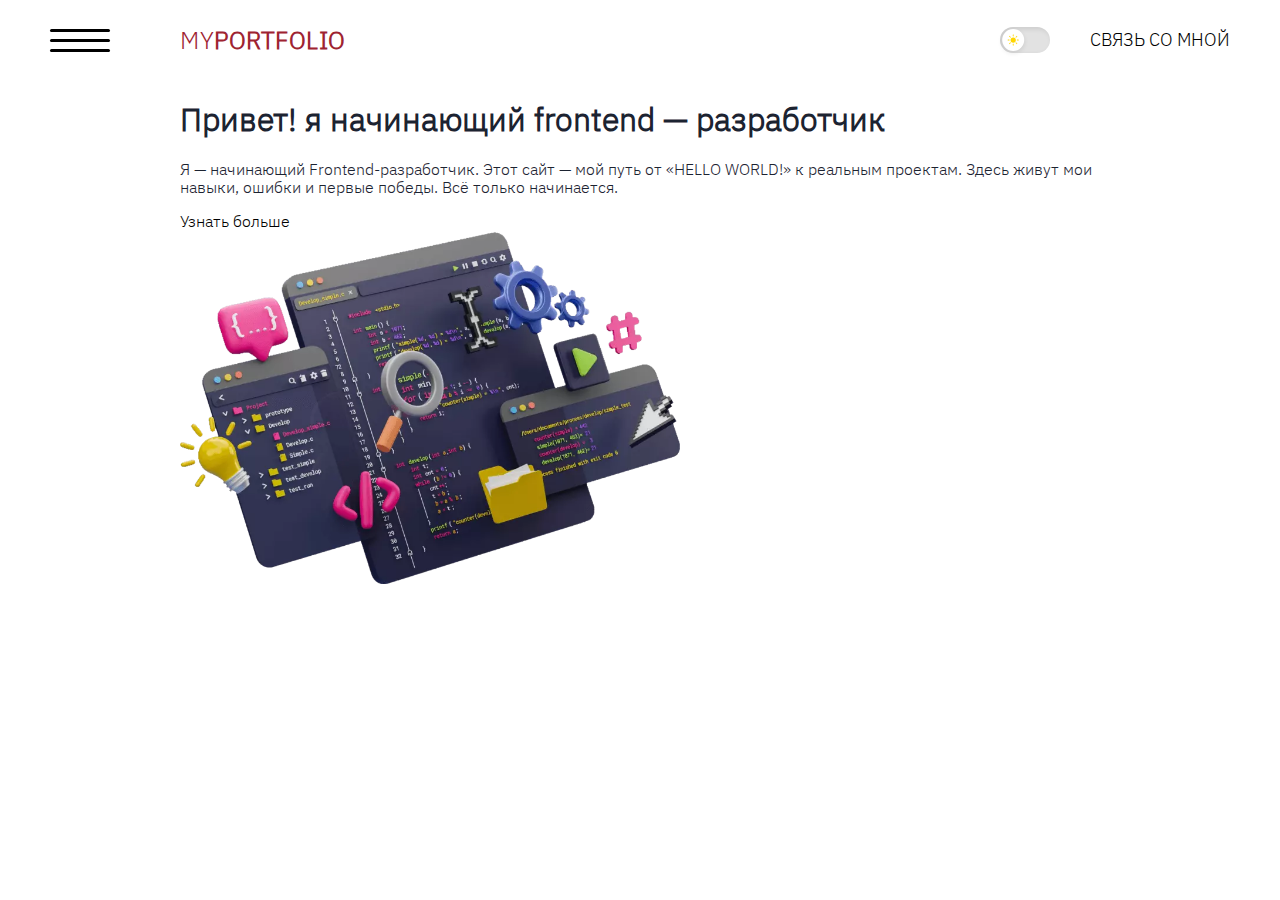
<file: index.html>
<!DOCTYPE html>
<html lang="ru">

<head>
  <meta charset="UTF-8">
  <meta name="viewport" content="width=device-width, initial-scale=1.0">
  <meta http-equiv="X-UA-Compatible" content="ie=edge">

  <!-- SEO Meta Tags -->
  <title>Портфолио веб-разработчика | Создание современных сайтов</title>
  <meta name="description"
    content="Профессиональная разработка веб-сайтов и приложений. Современный дизайн, адаптивная верстка, оптимизация производительности. Посмотрите мои работы и свяжитесь для сотрудничества.">
  <meta name="keywords" content="веб-разработчик, портфолио, создание сайтов, frontend, верстка, HTML, CSS, JavaScript">
  <meta name="author" content="Веб-разработчик">



  <!-- Favicon -->
  <link rel="icon" type="image/svg+xml" href="/favicon.svg">
  <link rel="icon" type="image/x-icon" href="/favicon.ico">
  <link rel="apple-touch-icon" sizes="180x180" href="/apple-touch-icon.png">
  <link rel="icon" type="image/png" sizes="32x32" href="/favicon-32x32.png">
  <link rel="icon" type="image/png" sizes="16x16" href="/favicon-16x16.png">

  <!-- Theme Color -->
  <meta name="theme-color" content="#1c2331">
  <meta name="msapplication-TileColor" content="#1c2331">

  <!-- Robots -->
  <meta name="robots" content="index, follow">

  <link rel="stylesheet" href="css/style.css">
</head>

<body>
  <header class="header">
    <div class="container">
      <div class="header__content">
        <!-- Левая часть: меню и логотип -->
        <div class="header__left-col">
          <button class="header__menu" type="button" aria-label="Переключатель меню" id="burger-toggle">
            <span class="header__menu-icon">
              <span></span>
              <span></span>
              <span></span>
            </span>
          </button>
          <a class="header__logo-link" href="index.html" aria-label="Переход на главную страницу">
            <span class="header__logo-thin">my</span>
            <span class="header__logo-bold">PORTFOLIO</span>
          </a>

          <!-- Выпадающее меню бургера -->
          <div class="burger-dropdown" id="burger-dropdown">
            <a class="burger-dropdown-link" href="index.html">ГЛАВНАЯ</a>
            <a class="burger-dropdown-link" href="about.html">ОБО МНЕ</a>
            <a class="burger-dropdown-link" href="skills.html">НАВЫКИ</a>
            <a class="burger-dropdown-link" href="portfolio.html">ПОРТФОЛИО</a>
            <a class="burger-dropdown-link" href="stages.html">ЭТАПЫ</a>

          </div>
        </div>


        <div class="header__right-col">
          <!-- Переключатель темы -->
          <div class="theme-toggle">
            <input type="checkbox" id="toggle">
            <label for="toggle">
              <span class="toggle-circle">
                <svg class="sun" width="24" height="24" aria-hidden="true">
                  <use xlink:href="images/sprite.svg#icon-sun"></use>
                </svg>
                <svg class="moon" width="24" height="24" aria-hidden="true">
                  <use xlink:href="images/sprite.svg#icon-moon"></use>
                </svg>
              </span>
            </label>
          </div>

          <!-- Кнопка связи -->
          <a class="header__phone" href="#" aria-label="Связь с нами" id="contact-toggle" aria-haspopup="true"
            aria-expanded="false">
            <span class="header__phone-text">Связь со мной</span>
            <svg class="header__phone-icon" width="24" height="24" aria-hidden="true">
              <use xlink:href="images/sprite.svg#icon-message"></use>
            </svg>
          </a>

          <!-- Выпадающее меню контактов -->
          <div class="contact-dropdown" id="contact-dropdown">
            <a href="https://t.me/frontendddeveloper" target="_blank" rel="noopener noreferrer">Написать в Telegram</a>
            <a href="https://x.com/PraslovAll" target="_blank" rel="noopener noreferrer">Х</a>
            <a href="mailto:ipad2322012@gmail.com">Отправить письмо</a>
          </div>
        </div>
      </div>
    </div>

    <!-- Overlay для закрытия меню -->
    <div class="header__overlay" hidden></div>
  </header>
  <main aria-label="сайт ПОРТФОЛИО">
    <section class="hero">
      <div class="container">
        <div class="hero__content">
          <div class="hero__left-col">
            <h1 class="hero__title">
              <span class="hero__title-thin">Привет!</span>
              <span class="hero__title-bold">я начинающий</span>
              <span class="hero__title-bold">frontend — разработчик</span>
            </h1>
            <p class="hero__text">
              Я — начинающий Frontend-разработчик.
              Этот сайт — мой путь от <span>«HELLO WORLD!»</span> к реальным проектам.
              Здесь живут мои навыки, ошибки и первые победы.
              Всё только начинается.
            </p>

            <a class="hero__btn" href="about.html">Узнать больше</a>
          </div>

          <picture>

            <img class="hero__image" src="images/section/hero-img.webp" srcset="images/section/hero-img@2x.webp 2x"
              alt="hero-image" width="500" height="352">
          </picture>
        </div>

      </div>

    </section>


  </main>

  <!-- Structured Data -->
  <script type="application/ld+json">
  {
    "@context": "https://schema.org",
    "@type": "Person",
    "name": "Веб-разработчик",
    "jobTitle": "Frontend Developer",
    "description": "Профессиональный веб-разработчик, специализирующийся на создании современных и адаптивных веб-сайтов",
    "url": "https://yourwebsite.com",
    "knowsAbout": [
      "HTML",
      "CSS",
      "JavaScript",
      "SCSS",
      "Responsive Design",
      "Web Development"
    ],
    "offers": {
      "@type": "Service",
      "name": "Веб-разработка",
      "description": "Создание современных веб-сайтов и приложений"
    }
  }
  </script>

  <script src="main.js"></script>
</body>

</html>
</file>
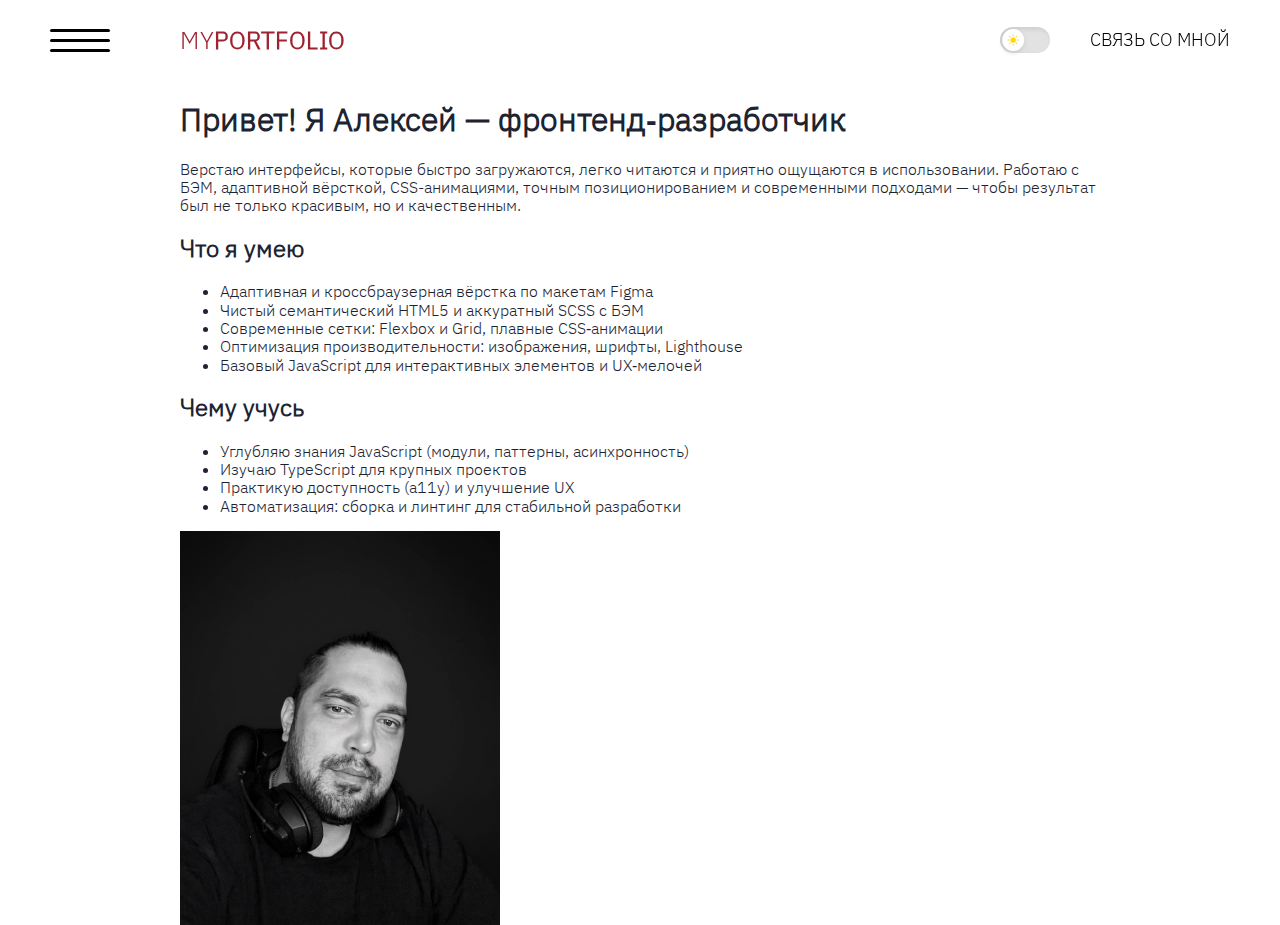
<file: about.html>
<!DOCTYPE html>
<html lang="ru">

<head>
    <meta charset="UTF-8">
    <meta name="viewport" content="width=device-width, initial-scale=1.0">
    <meta http-equiv="X-UA-Compatible" content="ie=edge">

    <!-- SEO Meta Tags -->
    <title>Обо мне | Портфолио веб-разработчика</title>
    <meta name="description"
        content="Узнайте больше о моем опыте и навыках в веб-разработке. Профессиональный подход к созданию современных сайтов.">
    <meta name="keywords" content="веб-разработчик, портфолио, обо мне, опыт, навыки, образование">
    <meta name="author" content="Веб-разработчик">



    <!-- Favicon -->
    <link rel="icon" type="image/svg+xml" href="/favicon.svg">
    <link rel="icon" type="image/x-icon" href="/favicon.ico">
    <link rel="apple-touch-icon" sizes="180x180" href="/apple-touch-icon.png">
    <link rel="icon" type="image/png" sizes="32x32" href="/favicon-32x32.png">
    <link rel="icon" type="image/png" sizes="16x16" href="/favicon-16x16.png">

    <!-- Theme Color -->
    <meta name="theme-color" content="#1c2331">
    <meta name="msapplication-TileColor" content="#1c2331">

    <!-- Robots -->
    <meta name="robots" content="index, follow">

    <link rel="stylesheet" href="css/style.css">
</head>

<body>
    <header class="header">
        <div class="container">
            <div class="header__content">
                <!-- Левая часть: меню и логотип -->
                <div class="header__left-col">
                    <button class="header__menu" type="button" aria-label="Переключатель меню" id="burger-toggle">
                        <span class="header__menu-icon">
                            <span></span>
                            <span></span>
                            <span></span>
                        </span>
                    </button>
                    <a class="header__logo-link" href="index.html" aria-label="Переход на главную страницу">
                        <span class="header__logo-thin">my</span>
                        <span class="header__logo-bold">PORTFOLIO</span>
                    </a>

                    <!-- Выпадающее меню бургера -->
                    <div class="burger-dropdown" id="burger-dropdown">
                        <a class="burger-dropdown-link" href="index.html">ГЛАВНАЯ</a>
                        <a class="burger-dropdown-link" href="about.html">ОБО МНЕ</a>
                        <a class="burger-dropdown-link" href="skills.html">НАВЫКИ</a>
                        <a class="burger-dropdown-link" href="portfolio.html">ПОРТФОЛИО</a>
                        <a class="burger-dropdown-link" href="stages.html">ЭТАПЫ</a>

                    </div>
                </div>


                <div class="header__right-col">
                    <!-- Переключатель темы -->
                    <div class="theme-toggle">
                        <input type="checkbox" id="toggle">
                        <label for="toggle">
                            <span class="toggle-circle">
                                <svg class="sun" width="24" height="24" aria-hidden="true">
                                    <use xlink:href="images/sprite.svg#icon-sun"></use>
                                </svg>
                                <svg class="moon" width="24" height="24" aria-hidden="true">
                                    <use xlink:href="images/sprite.svg#icon-moon"></use>
                                </svg>
                            </span>
                        </label>
                    </div>

                    <!-- Кнопка связи -->
                    <a class="header__phone" href="#" aria-label="Связь с нами" id="contact-toggle" aria-haspopup="true"
                        aria-expanded="false">
                        <span class="header__phone-text">Связь со мной</span>
                        <svg class="header__phone-icon" width="24" height="24" aria-hidden="true">
                            <use xlink:href="images/sprite.svg#icon-message"></use>
                        </svg>
                    </a>

                    <!-- Выпадающее меню контактов -->
                    <div class="contact-dropdown" id="contact-dropdown">
                        <a href="https://t.me/frontendddeveloper" target="_blank" rel="noopener noreferrer">Написать в
                            Telegram</a>
                        <a href="https://x.com/PraslovAll" target="_blank" rel="noopener noreferrer">Х</a>
                        <a href="mailto:ipad2322012@gmail.com">Отправить письмо</a>
                    </div>
                </div>
            </div>
        </div>

        <!-- Overlay для закрытия меню -->
        <div class="header__overlay" hidden></div>
    </header>
    <main aria-label="Обо мне">
        <!-- Hero -->
        <section class="about">
            <div class="container">
                <div class="about__content">
                    <div class="about__left">
                        <h1 class="about__title">Привет! Я Алексей — фронтенд‑разработчик</h1>
                        <p class="about__description">Верстаю интерфейсы, которые быстро загружаются, легко читаются и
                            приятно
                            ощущаются в использовании. Работаю с БЭМ, адаптивной вёрсткой, CSS-анимациями, точным
                            позиционированием и современными подходами — чтобы результат был не только красивым, но и
                            качественным.</p>

                        <div class="about__blocks">
                            <div class="about__block">
                                <h2 class="about__subtitle">Что я умею</h2>
                                <ul class="about__list">
                                    <li>Адаптивная и кроссбраузерная вёрстка по макетам Figma</li>
                                    <li>Чистый семантический HTML5 и аккуратный SCSS с БЭМ</li>
                                    <li>Современные сетки: Flexbox и Grid, плавные CSS‑анимации</li>
                                    <li>Оптимизация производительности: изображения, шрифты, Lighthouse</li>
                                    <li>Базовый JavaScript для интерактивных элементов и UX‑мелочей</li>
                                </ul>
                            </div>

                            <div class="about__block">
                                <h2 class="about__subtitle">Чему учусь</h2>
                                <ul class="about__list">
                                    <li>Углубляю знания JavaScript (модули, паттерны, асинхронность)</li>
                                    <li>Изучаю TypeScript для крупных проектов</li>
                                    <li>Практикую доступность (a11y) и улучшение UX</li>
                                    <li>Автоматизация: сборка и линтинг для стабильной разработки</li>
                                </ul>
                            </div>
                        </div>
                    </div>

                    <div class="about__right">
                        <picture class="about__img-box">
                            <img class="about__photo" src="images/section/about.webp"
                                srcset="images/section/about@2x.webp 2x" alt="Моё фото" width="320" height="320"
                                loading="lazy" decoding="async">
                        </picture>
                    </div>
                </div>
            </div>
        </section>



    </main>

    <!-- Structured Data -->
    <script type="application/ld+json">
  {
    "@context": "https://schema.org",
    "@type": "Person",
    "name": "Веб-разработчик",
    "jobTitle": "Frontend Developer",
    "description": "Профессиональный веб-разработчик, специализирующийся на создании современных и адаптивных веб-сайтов",
    "url": "https://yourwebsite.com",
    "knowsAbout": [
      "HTML",
      "CSS",
      "JavaScript",
      "SCSS",
      "Responsive Design",
      "Web Development"
    ],
    "offers": {
      "@type": "Service",
      "name": "Веб-разработка",
      "description": "Создание современных веб-сайтов и приложений"
    }
  }
  </script>

    <script src="main.js"></script>
</body>

</html>
</file>
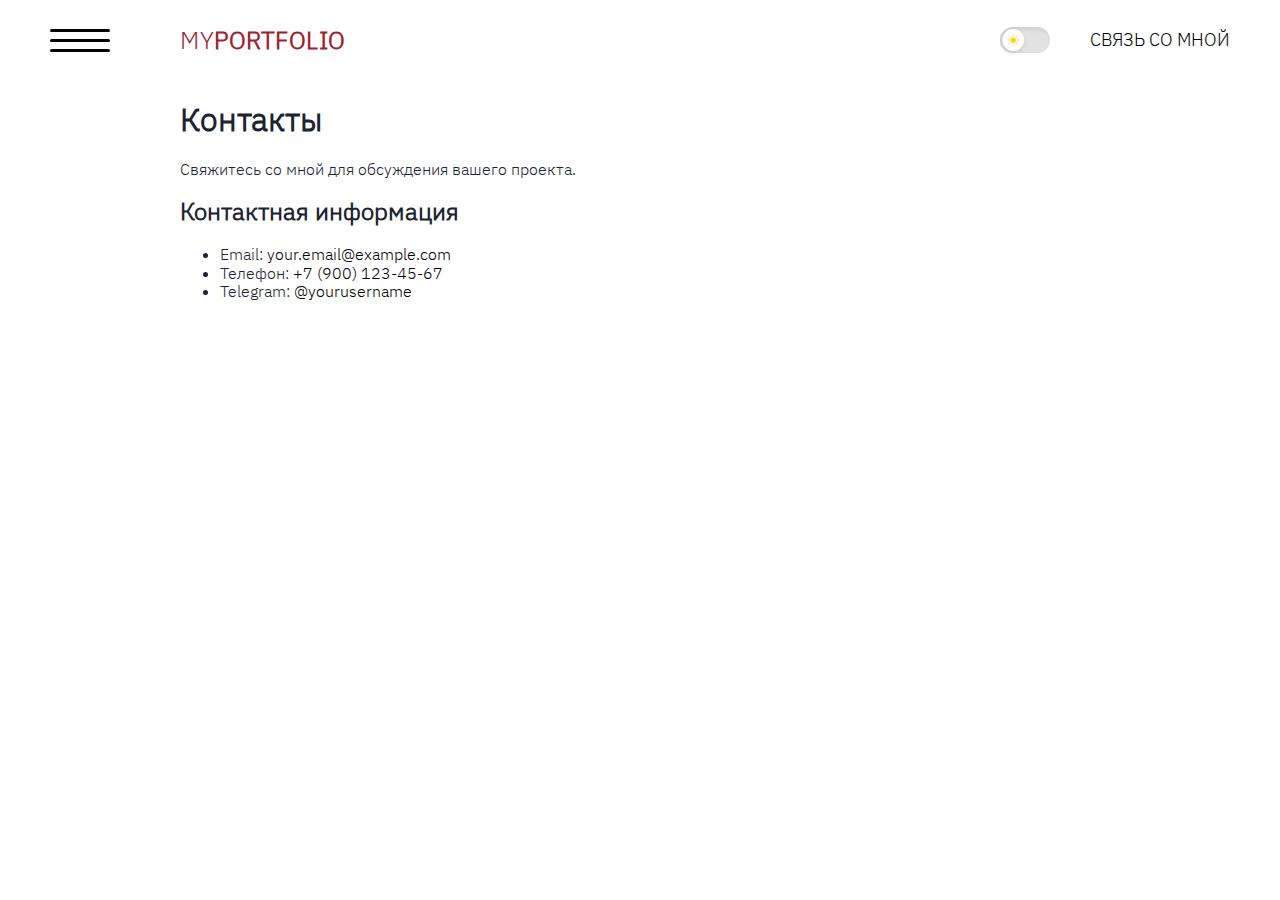
<file: contact.html>
<!DOCTYPE html>
<html lang="ru">

<head>
    <meta charset="UTF-8">
    <meta name="viewport" content="width=device-width, initial-scale=1.0">
    <meta http-equiv="X-UA-Compatible" content="ie=edge">

    <!-- SEO Meta Tags -->
    <title>Контакты | Портфолио веб-разработчика</title>
    <meta name="description"
        content="Свяжитесь со мной для обсуждения вашего проекта. Контактная информация и форма обратной связи.">
    <meta name="keywords" content="веб-разработчик, контакты, связаться, заказать сайт, обратная связь">
    <meta name="author" content="Веб-разработчик">



    <!-- Favicon -->
    <link rel="icon" type="image/svg+xml" href="/favicon.svg">
    <link rel="icon" type="image/x-icon" href="/favicon.ico">
    <link rel="apple-touch-icon" sizes="180x180" href="/apple-touch-icon.png">
    <link rel="icon" type="image/png" sizes="32x32" href="/favicon-32x32.png">
    <link rel="icon" type="image/png" sizes="16x16" href="/favicon-16x16.png">

    <!-- Theme Color -->
    <meta name="theme-color" content="#1c2331">
    <meta name="msapplication-TileColor" content="#1c2331">

    <!-- Robots -->
    <meta name="robots" content="index, follow">

    <link rel="stylesheet" href="css/style.css">
</head>

<body>
    <header class="header">
        <div class="container">
            <div class="header__content">
                <!-- Левая часть: меню и логотип -->
                <div class="header__left-col">
                    <button class="header__menu" type="button" aria-label="Переключатель меню" id="burger-toggle">
                        <span class="header__menu-icon">
                            <span></span>
                            <span></span>
                            <span></span>
                        </span>
                    </button>
                    <a class="header__logo-link" href="index.html" aria-label="Переход на главную страницу">
                        <span class="header__logo-thin">my</span>
                        <span class="header__logo-bold">PORTFOLIO</span>
                    </a>

                    <!-- Выпадающее меню бургера -->
                    <div class="burger-dropdown" id="burger-dropdown">
                        <a class="burger-dropdown-link" href="index.html">ГЛАВНАЯ</a>
                        <a class="burger-dropdown-link" href="about.html">ОБО МНЕ</a>
                        <a class="burger-dropdown-link" href="skills.html">НАВЫКИ</a>
                        <a class="burger-dropdown-link" href="portfolio.html">ПОРТФОЛИО</a>
                        <a class="burger-dropdown-link" href="works.html">МОИ РАБОТЫ</a>
                        <a class="burger-dropdown-link" href="contact.html">КОНТАКТЫ</a>
                    </div>
                </div>


                <div class="header__right-col">
                    <!-- Переключатель темы -->
                    <div class="theme-toggle">
                        <input type="checkbox" id="toggle">
                        <label for="toggle">
                            <span class="toggle-circle">
                                <svg class="sun" width="24" height="24" aria-hidden="true">
                                    <use xlink:href="images/sprite.svg#icon-sun"></use>
                                </svg>
                                <svg class="moon" width="24" height="24" aria-hidden="true">
                                    <use xlink:href="images/sprite.svg#icon-moon"></use>
                                </svg>
                            </span>
                        </label>
                    </div>

                    <!-- Кнопка связи -->
                    <a class="header__phone" href="#" aria-label="Связь с нами" id="contact-toggle" aria-haspopup="true"
                        aria-expanded="false">
                        <span class="header__phone-text">Связь со мной</span>
                        <svg class="header__phone-icon" width="24" height="24" aria-hidden="true">
                            <use xlink:href="images/sprite.svg#icon-message"></use>
                        </svg>
                    </a>

                    <!-- Выпадающее меню контактов -->
                    <div class="contact-dropdown" id="contact-dropdown">
                        <a href="https://t.me/yourusername" target="_blank" rel="noopener noreferrer">Написать в
                            Telegram</a>
                        <a href="https://instagram.com/yourprofile" target="_blank" rel="noopener noreferrer">Перейти в
                            соцсети</a>
                        <a href="mailto:your.email@example.com">Отправить письмо</a>
                    </div>
                </div>
            </div>
        </div>

        <!-- Overlay для закрытия меню -->
        <div class="header__overlay" hidden></div>
    </header>
    <main aria-label="Контакты">
        <div class="container">
            <h1>Контакты</h1>
            <p>Свяжитесь со мной для обсуждения вашего проекта.</p>
            <div class="contact-info">
                <h2>Контактная информация</h2>
                <ul>
                    <li>Email: <a href="mailto:your.email@example.com">your.email@example.com</a></li>
                    <li>Телефон: <a href="tel:+79001234567">+7 (900) 123-45-67</a></li>
                    <li>Telegram: <a href="https://t.me/yourusername" target="_blank">@yourusername</a></li>
                </ul>
            </div>
            <!-- Здесь будет форма обратной связи -->
        </div>
    </main>

    <!-- Structured Data -->
    <script type="application/ld+json">
  {
    "@context": "https://schema.org",
    "@type": "Person",
    "name": "Веб-разработчик",
    "jobTitle": "Frontend Developer",
    "description": "Профессиональный веб-разработчик, специализирующийся на создании современных и адаптивных веб-сайтов",
    "url": "https://yourwebsite.com",
    "knowsAbout": [
      "HTML",
      "CSS",
      "JavaScript",
      "SCSS",
      "Responsive Design",
      "Web Development"
    ],
    "offers": {
      "@type": "Service",
      "name": "Веб-разработка",
      "description": "Создание современных веб-сайтов и приложений"
    }
  }
  </script>

    <script src="main.js"></script>
</body>

</html>
</file>
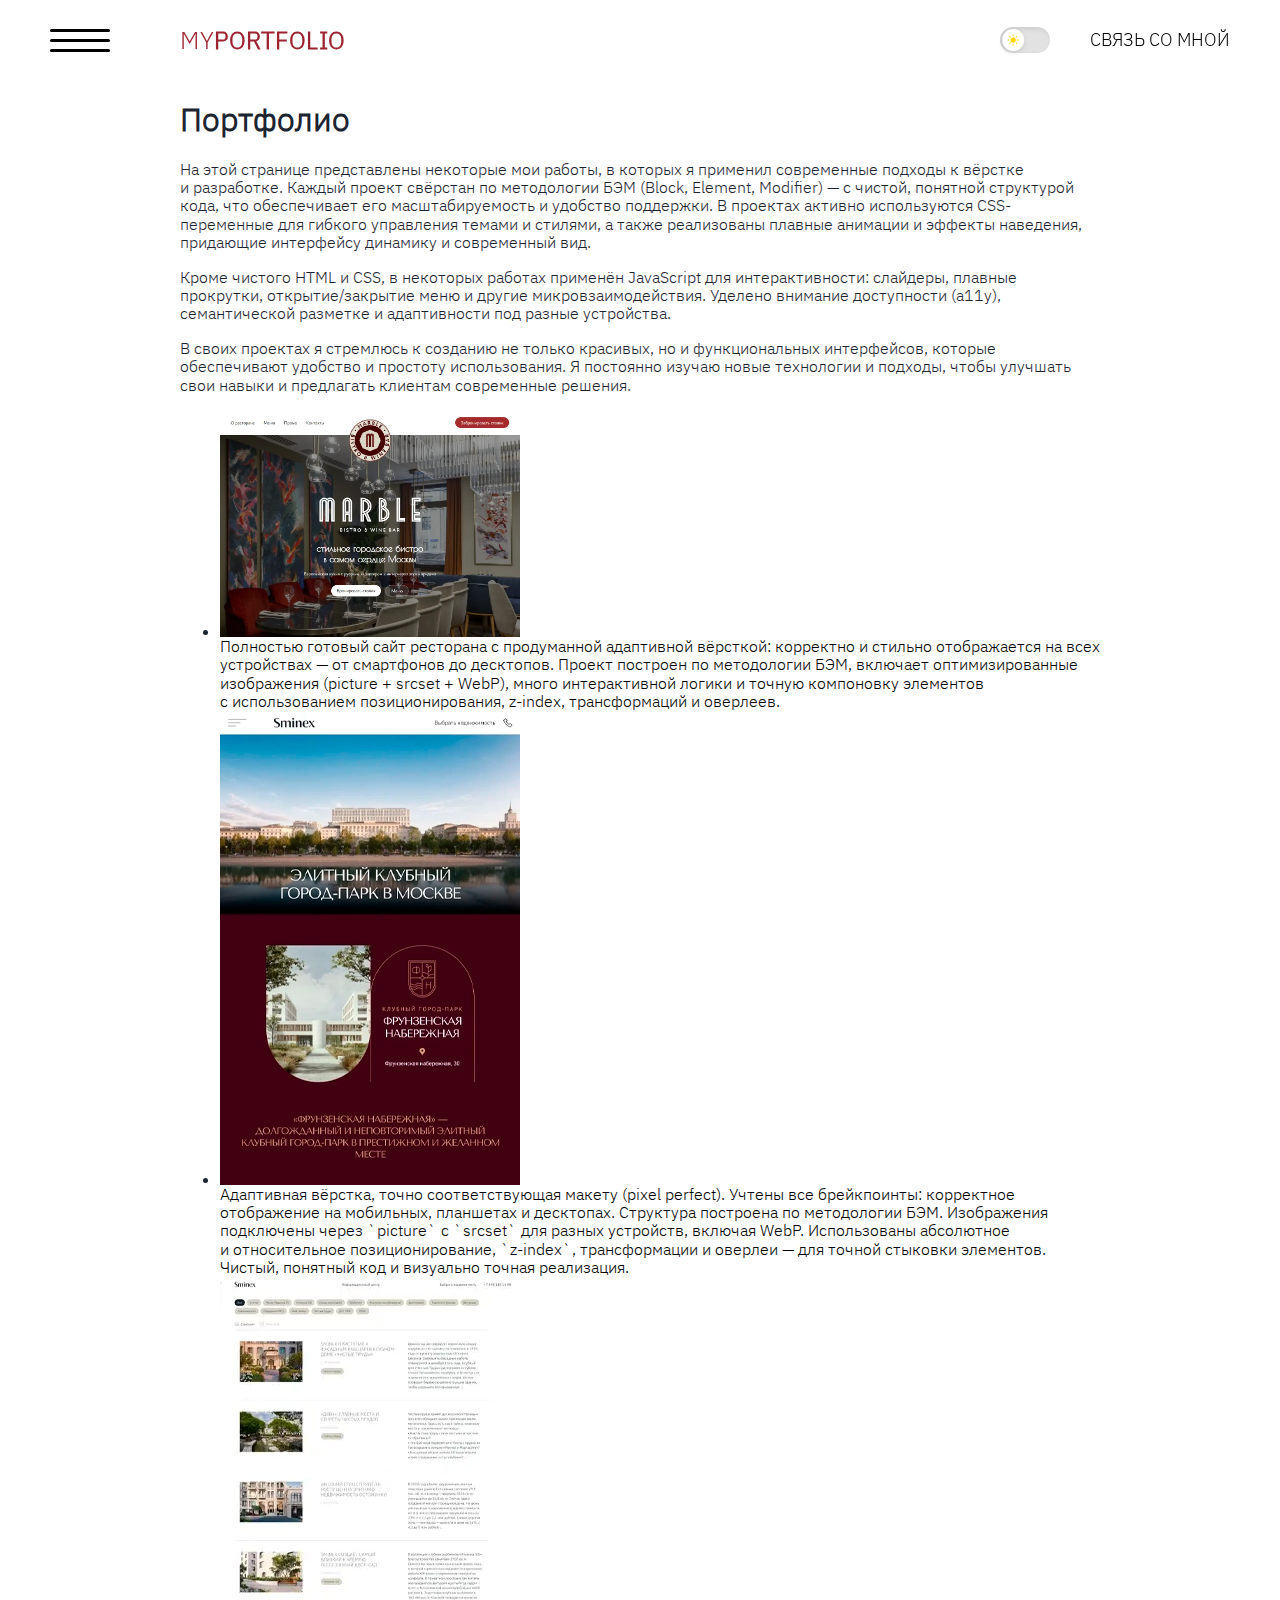
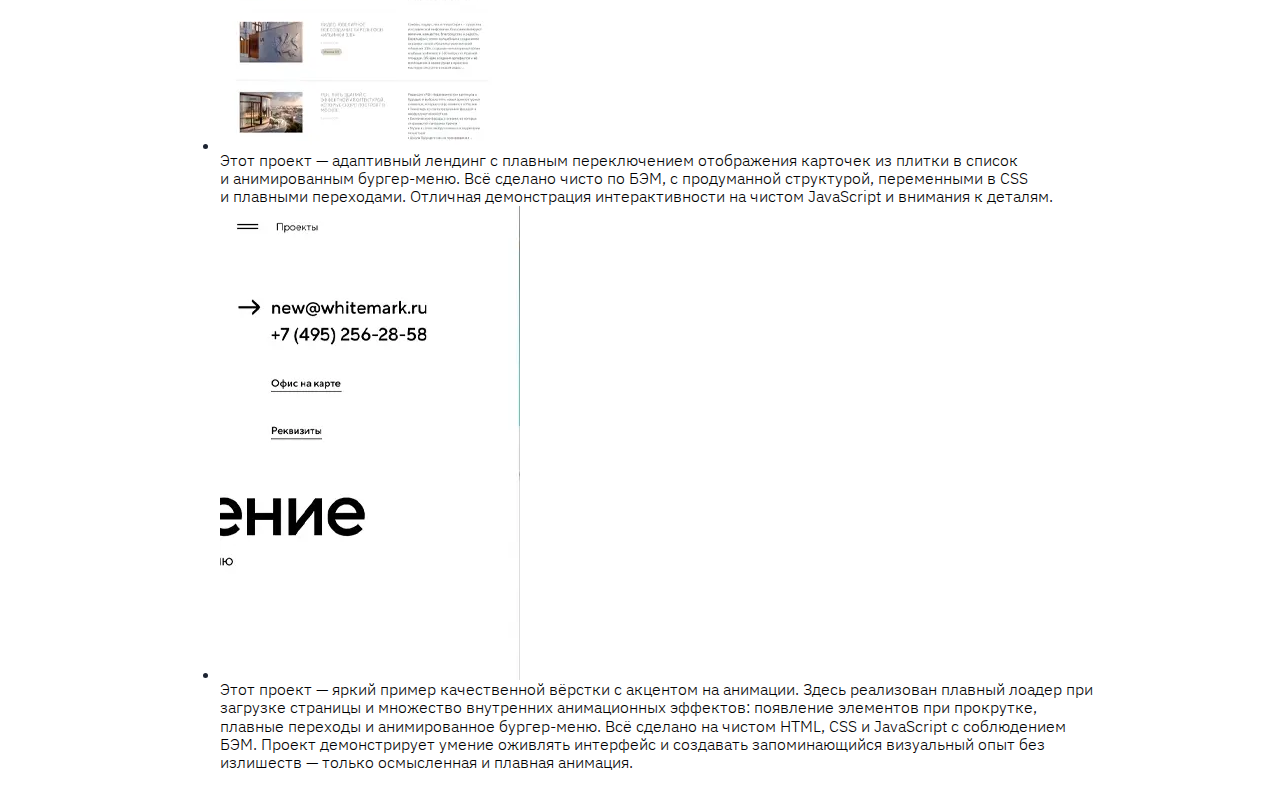
<file: portfolio.html>
<!DOCTYPE html>
<html lang="ru">

<head>
    <meta charset="UTF-8">
    <meta name="viewport" content="width=device-width, initial-scale=1.0">
    <meta http-equiv="X-UA-Compatible" content="ie=edge">

    <!-- SEO Meta Tags -->
    <title>Портфолио&nbsp;| Веб-разработчик</title>
    <meta name="description"
        content="Мое портфолио веб-разработчика. Примеры проектов, кейсы и результаты работы. Современный дизайн и функциональные решения.">
    <meta name="keywords" content="веб-разработчик, портфолио, проекты, кейсы, примеры работ, веб-дизайн">
    <meta name="author" content="Веб-разработчик">



    <!-- Favicon -->
    <link rel="icon" type="image/svg+xml" href="favicon.svg">
    <link rel="icon" type="image/x-icon" href="favicon.ico">
    <link rel="apple-touch-icon" sizes="180x180" href="apple-touch-icon.png">
    <link rel="icon" type="image/png" sizes="32x32" href="favicon-32x32.png">
    <link rel="icon" type="image/png" sizes="16x16" href="favicon-16x16.png">

    <!-- Theme Color -->
    <meta name="theme-color" content="#1c2331">
    <meta name="msapplication-TileColor" content="#1c2331">

    <!-- Robots -->
    <meta name="robots" content="index, follow">

    <link rel="stylesheet" href="css/style.css">
</head>

<body>
    <header class="header">
        <div class="container">
            <div class="header__content">
                <!-- Левая часть: меню и логотип -->
                <div class="header__left-col">
                    <button class="header__menu" type="button" aria-label="Переключатель меню" id="burger-toggle">
                        <span class="header__menu-icon">
                            <span></span>
                            <span></span>
                            <span></span>
                        </span>
                    </button>
                    <a class="header__logo-link" href="index.html" aria-label="Переход на главную страницу">
                        <span class="header__logo-thin">my</span>
                        <span class="header__logo-bold">PORTFOLIO</span>
                    </a>

                    <!-- Выпадающее меню бургера -->
                    <div class="burger-dropdown" id="burger-dropdown">
                        <a class="burger-dropdown-link" href="index.html">ГЛАВНАЯ</a>
                        <a class="burger-dropdown-link" href="about.html">ОБО МНЕ</a>
                        <a class="burger-dropdown-link" href="skills.html">НАВЫКИ</a>
                        <a class="burger-dropdown-link" href="portfolio.html">ПОРТФОЛИО</a>
                        <a class="burger-dropdown-link" href="stages.html">ЭТАПЫ</a>

                    </div>
                </div>


                <div class="header__right-col">
                    <!-- Переключатель темы -->
                    <div class="theme-toggle">
                        <input type="checkbox" id="toggle">
                        <label for="toggle">
                            <span class="toggle-circle">
                                <svg class="sun" width="24" height="24" aria-hidden="true">
                                    <use xlink:href="images/sprite.svg#icon-sun"></use>
                                </svg>
                                <svg class="moon" width="24" height="24" aria-hidden="true">
                                    <use xlink:href="images/sprite.svg#icon-moon"></use>
                                </svg>
                            </span>
                        </label>
                    </div>

                    <!-- Кнопка связи -->
                    <a class="header__phone" href="#" aria-label="Связь с нами" id="contact-toggle" aria-haspopup="true"
                        aria-expanded="false">
                        <span class="header__phone-text">Связь со&nbsp;мной</span>
                        <svg class="header__phone-icon" width="24" height="24" aria-hidden="true">
                            <use xlink:href="images/sprite.svg#icon-message"></use>
                        </svg>
                    </a>

                    <!-- Выпадающее меню контактов -->
                    <div class="contact-dropdown" id="contact-dropdown">
                        <a href="https://t.me/frontendddeveloper" target="_blank" rel="noopener noreferrer">Написать в
                            Telegram</a>
                        <a href="https://x.com/PraslovAll" target="_blank" rel="noopener noreferrer">Х</a>
                        <a href="mailto:ipad2322012@gmail.com">Отправить письмо</a>
                    </div>
                </div>
            </div>
        </div>

        <!-- Overlay для закрытия меню -->
        <div class="header__overlay" hidden></div>
    </header>
    <main aria-label="Портфолио">
        <section class="portfolio">
            <div class="container">
                <div class="portfolio__wrapper">
                    <div class="portfolio__inner">
                        <h1 class="portfolio__title">Портфолио</h1>
                        <p class="portfolio__description">
                            На&nbsp;этой странице представлены некоторые мои работы, в&nbsp;которых я&nbsp;применил
                            современные подходы к
                            вёрстке
                            и&nbsp;разработке. Каждый проект свёрстан по&nbsp;методологии БЭМ (Block, Element,
                            Modifier)&nbsp;&mdash; с&nbsp;чистой,
                            понятной структурой кода, что обеспечивает его масштабируемость и&nbsp;удобство поддержки.
                            В&nbsp;проектах
                            активно используются CSS-переменные для гибкого управления темами и&nbsp;стилями,
                            а&nbsp;также
                            реализованы
                            плавные анимации и&nbsp;эффекты наведения, придающие интерфейсу динамику и&nbsp;современный
                            вид.
                        </p>
                        <p class="portfolio__description">
                            Кроме чистого HTML и&nbsp;CSS, в&nbsp;некоторых работах применён JavaScript для
                            интерактивности:
                            слайдеры,
                            плавные прокрутки, открытие/закрытие меню и&nbsp;другие микровзаимодействия. Уделено
                            внимание
                            доступности
                            (a11y), семантической разметке и&nbsp;адаптивности под разные устройства.
                        </p>
                        <p class="portfolio__description">
                            В&nbsp;своих проектах я&nbsp;стремлюсь к&nbsp;созданию не&nbsp;только красивых,
                            но&nbsp;и&nbsp;функциональных интерфейсов,
                            которые
                            обеспечивают удобство и&nbsp;простоту использования. Я&nbsp;постоянно изучаю новые
                            технологии
                            и&nbsp;подходы,
                            чтобы
                            улучшать свои навыки и&nbsp;предлагать клиентам современные решения.
                        </p>
                    </div>
                    <ul class="portfolio__list">

                        <li class="portfolio__item">
                            <a class="portfolio__link" href="https://alexeypraslov.github.io/marble/" target="_blank">
                                <picture>
                                    <img src="images/portfolio/image-portfolio-4.webp"
                                        srcset="images/portfolio/image-portfolio-4@2x.webp 2x" alt="portfolio-images"
                                        width="300" height="474">
                                </picture>
                                <span class="portfolio__text">

                                    Полностью готовый сайт ресторана с&nbsp;продуманной адаптивной вёрсткой: корректно
                                    и&nbsp;стильно отображается на&nbsp;всех устройствах&nbsp;&mdash; от&nbsp;смартфонов
                                    до&nbsp;десктопов. Проект построен по&nbsp;методологии БЭМ, включает
                                    оптимизированные изображения (picture + srcset + WebP), много интерактивной логики
                                    и&nbsp;точную компоновку элементов с&nbsp;использованием позиционирования, z-index,
                                    трансформаций и&nbsp;оверлеев.</span>
                            </a>
                        </li>

                        <li class="portfolio__item">
                            <a class="portfolio__link" href="https://alexeypraslov.github.io/first-portfolio/"
                                target="_blank">
                                <picture>
                                    <img src="images/portfolio/image-portfolio-1.webp"
                                        srcset="images/portfolio/image-portfolio-1@2x.webp 2x" alt="portfolio-images"
                                        width="300" height="474">
                                </picture>
                                <span class="portfolio__text">

                                    Адаптивная вёрстка, точно соответствующая макету (pixel perfect). Учтены все
                                    брейкпоинты: корректное отображение на&nbsp;мобильных, планшетах и&nbsp;десктопах.
                                    Структура построена по&nbsp;методологии БЭМ. Изображения подключены через `picture`
                                    с
                                    `srcset` для разных устройств, включая WebP. Использованы абсолютное
                                    и&nbsp;относительное позиционирование, `z-index`, трансформации
                                    и&nbsp;оверлеи&nbsp;&mdash; для точной стыковки элементов. Чистый, понятный код
                                    и&nbsp;визуально точная реализация.</span>
                            </a>
                        </li>

                        <li class="portfolio__item">
                            <a class="portfolio__link"
                                href="https://alexeypraslov.github.io/landng-Sminex-syage-8-hard/" target="_blank">
                                <picture>
                                    <img src="images/portfolio/image-portfolio-2.webp"
                                        srcset="images/portfolio/image-portfolio-2@2x.webp 2x" alt="portfolio-images"
                                        width="300" height="474">
                                </picture>
                                <span class="portfolio__text">Этот проект&nbsp;&mdash; адаптивный лендинг с&nbsp;плавным
                                    переключением
                                    отображения карточек из&nbsp;плитки в&nbsp;список и&nbsp;анимированным бургер-меню.
                                    Всё
                                    сделано чисто
                                    по&nbsp;БЭМ, с&nbsp;продуманной структурой, переменными в&nbsp;CSS и&nbsp;плавными
                                    переходами. Отличная
                                    демонстрация интерактивности на&nbsp;чистом JavaScript и&nbsp;внимания
                                    к&nbsp;деталям.</span>
                            </a>
                        </li>

                        <li class="portfolio__item">
                            <a class="portfolio__link" href="https://alexeypraslov.github.io/last-portfolio/"
                                target="_blank">
                                <picture>
                                    <img src="images/portfolio/image-portfolio-3.webp"
                                        srcset="images/portfolio/image-portfolio-3@2x.webp 2x" alt="portfolio-images"
                                        width="300" height="474">
                                </picture>
                                <span class="portfolio__text">Этот проект&nbsp;&mdash; яркий пример качественной вёрстки
                                    с&nbsp;акцентом на
                                    анимации. Здесь реализован плавный лоадер при загрузке страницы и&nbsp;множество
                                    внутренних
                                    анимационных эффектов: появление элементов при прокрутке, плавные переходы и
                                    анимированное бургер-меню. Всё сделано на&nbsp;чистом HTML, CSS и&nbsp;JavaScript
                                    с&nbsp;соблюдением
                                    БЭМ. Проект демонстрирует умение оживлять интерфейс и&nbsp;создавать запоминающийся
                                    визуальный опыт без излишеств&nbsp;&mdash; только осмысленная и&nbsp;плавная
                                    анимация.</span>
                            </a>
                        </li>

                    </ul>
                </div>
            </div>
        </section>
    </main>

    <!-- Structured Data -->
    <script type="application/ld+json">
  {
    "@context": "https://schema.org",
    "@type": "Person",
    "name": "Веб-разработчик",
    "jobTitle": "Frontend Developer",
    "description": "Профессиональный веб-разработчик, специализирующийся на создании современных и адаптивных веб-сайтов",
    "url": "https://yourwebsite.com",
    "knowsAbout": [
      "HTML",
      "CSS",
      "JavaScript",
      "SCSS",
      "Responsive Design",
      "Web Development"
    ],
    "offers": {
      "@type": "Service",
      "name": "Веб-разработка",
      "description": "Создание современных веб-сайтов и приложений"
    }
  }
  </script>

    <script src="main.js"></script>
</body>

</html>
</file>
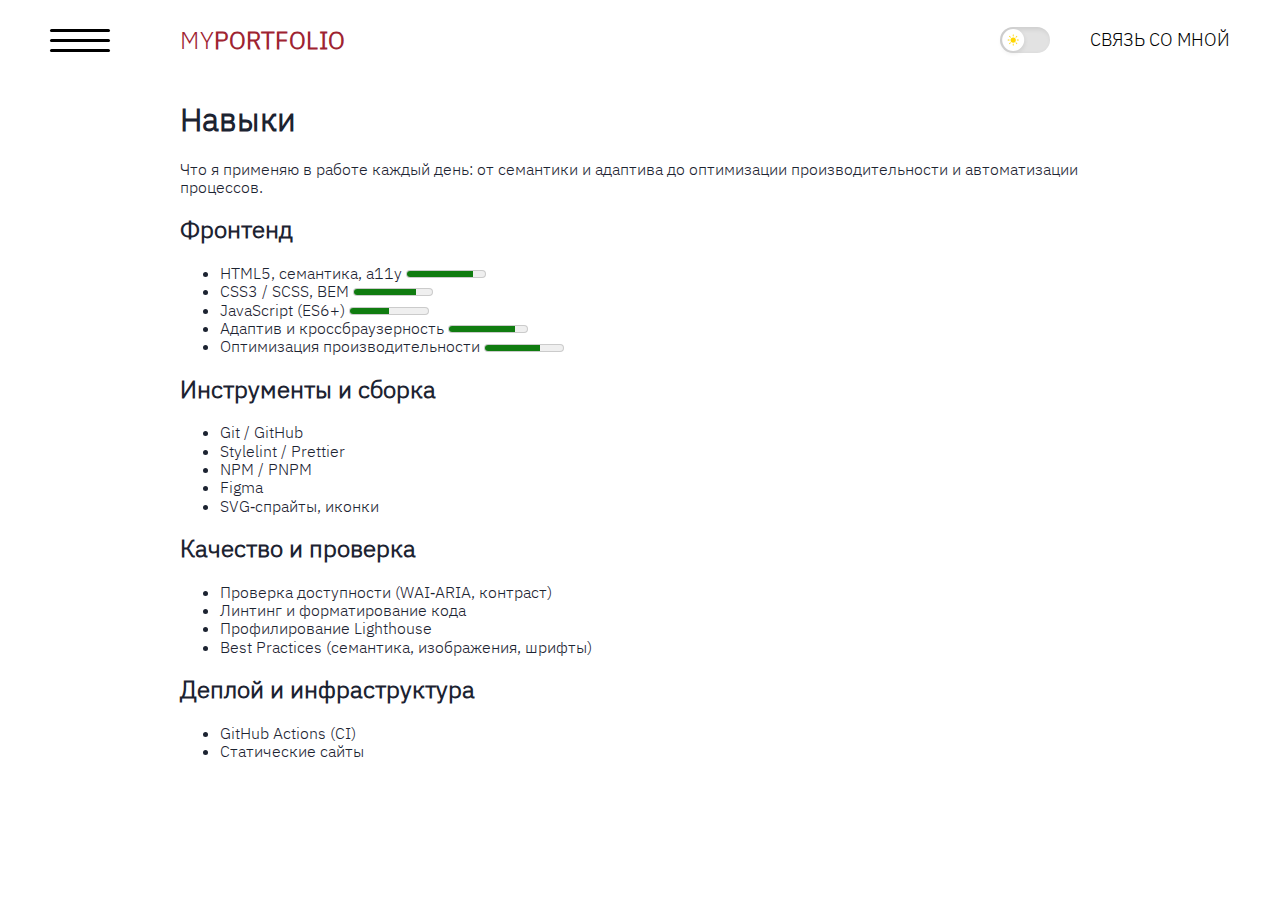
<file: skills.html>
<!DOCTYPE html>
<html lang="ru">

<head>
    <meta charset="UTF-8">
    <meta name="viewport" content="width=device-width, initial-scale=1.0">
    <meta http-equiv="X-UA-Compatible" content="ie=edge">

    <!-- SEO Meta Tags -->
    <title>Навыки | Портфолио веб-разработчика</title>
    <meta name="description"
        content="Мои профессиональные навыки в веб-разработке. HTML, CSS, JavaScript, адаптивная верстка и другие технологии.">
    <meta name="keywords" content="веб-разработчик, навыки, HTML, CSS, JavaScript, адаптивная верстка, frontend">
    <meta name="author" content="Веб-разработчик">



    <!-- Favicon -->
    <link rel="icon" type="image/svg+xml" href="favicon.svg">
    <link rel="icon" type="image/x-icon" href="favicon.ico">
    <link rel="apple-touch-icon" sizes="180x180" href="apple-touch-icon.png">
    <link rel="icon" type="image/png" sizes="32x32" href="favicon-32x32.png">
    <link rel="icon" type="image/png" sizes="16x16" href="favicon-16x16.png">

    <!-- Theme Color -->
    <meta name="theme-color" content="#1c2331">
    <meta name="msapplication-TileColor" content="#1c2331">

    <!-- Robots -->
    <meta name="robots" content="index, follow">

    <link rel="stylesheet" href="css/style.css">
</head>

<body>
    <header class="header">
        <div class="container">
            <div class="header__content">
                <!-- Левая часть: меню и логотип -->
                <div class="header__left-col">
                    <button class="header__menu" type="button" aria-label="Переключатель меню" id="burger-toggle">
                        <span class="header__menu-icon">
                            <span></span>
                            <span></span>
                            <span></span>
                        </span>
                    </button>
                    <a class="header__logo-link" href="index.html" aria-label="Переход на главную страницу">
                        <span class="header__logo-thin">my</span>
                        <span class="header__logo-bold">PORTFOLIO</span>
                    </a>

                    <!-- Выпадающее меню бургера -->
                    <div class="burger-dropdown" id="burger-dropdown">
                        <a class="burger-dropdown-link" href="index.html">ГЛАВНАЯ</a>
                        <a class="burger-dropdown-link" href="about.html">ОБО МНЕ</a>
                        <a class="burger-dropdown-link" href="skills.html">НАВЫКИ</a>
                        <a class="burger-dropdown-link" href="portfolio.html">ПОРТФОЛИО</a>
                        <a class="burger-dropdown-link" href="stages.html">ЭТАПЫ</a>

                    </div>
                </div>


                <div class="header__right-col">
                    <!-- Переключатель темы -->
                    <div class="theme-toggle">
                        <input type="checkbox" id="toggle">
                        <label for="toggle">
                            <span class="toggle-circle">
                                <svg class="sun" width="24" height="24" aria-hidden="true">
                                    <use xlink:href="images/sprite.svg#icon-sun"></use>
                                </svg>
                                <svg class="moon" width="24" height="24" aria-hidden="true">
                                    <use xlink:href="images/sprite.svg#icon-moon"></use>
                                </svg>
                            </span>
                        </label>
                    </div>

                    <!-- Кнопка связи -->
                    <a class="header__phone" href="#" aria-label="Связь с нами" id="contact-toggle" aria-haspopup="true"
                        aria-expanded="false">
                        <span class="header__phone-text">Связь со мной</span>
                        <svg class="header__phone-icon" width="24" height="24" aria-hidden="true">
                            <use xlink:href="images/sprite.svg#icon-message"></use>
                        </svg>
                    </a>

                    <!-- Выпадающее меню контактов -->
                    <div class="contact-dropdown" id="contact-dropdown">
                        <a href="https://t.me/frontendddeveloper" target="_blank" rel="noopener noreferrer">Написать в
                            Telegram</a>
                        <a href="https://x.com/PraslovAll" target="_blank" rel="noopener noreferrer">Х</a>
                        <a href="mailto:ipad2322012@gmail.com">Отправить письмо</a>
                    </div>
                </div>
            </div>
        </div>

        <!-- Overlay для закрытия меню -->
        <div class="header__overlay" hidden></div>
    </header>
    <main aria-label="Навыки">
        <section class="skills" aria-label="Группы навыков">
            <div class="container">
                <div class="skills__wrapper">
                    <h1 class="skills__title">Навыки</h1>
                    <p class="skills__description">Что я применяю в работе каждый день: от семантики и адаптива до
                        оптимизации производительности и автоматизации процессов.</p>

                    <div class="skills__blocks">
                        <!-- Фронтенд -->
                        <div class="skills__block">
                            <h2 class="skills__block-title">Фронтенд</h2>
                            <ul class="skills__list">
                                <li class="skills__item">
                                    <span class="skills__name">HTML5, семантика, a11y</span>
                                    <meter class="skills__meter" min="0" max="100" value="85"
                                        aria-label="HTML5 и доступность 95 из 100"></meter>
                                </li>
                                <li class="skills__item">
                                    <span class="skills__name">CSS3 / SCSS, BEM</span>
                                    <meter class="skills__meter" min="0" max="100" value="80"
                                        aria-label="CSS и SCSS 92 из 100"></meter>
                                </li>
                                <li class="skills__item">
                                    <span class="skills__name">JavaScript (ES6+)</span>
                                    <meter class="skills__meter" min="0" max="100" value="50"
                                        aria-label="JavaScript 88 из 100"></meter>
                                </li>
                                <li class="skills__item">
                                    <span class="skills__name">Адаптив и кроссбраузерность</span>
                                    <meter class="skills__meter" min="0" max="100" value="85"
                                        aria-label="Адаптивная верстка 93 из 100"></meter>
                                </li>
                                <li class="skills__item">
                                    <span class="skills__name">Оптимизация производительности</span>
                                    <meter class="skills__meter" min="0" max="100" value="70"
                                        aria-label="Производительность 86 из 100"></meter>
                                </li>
                            </ul>
                        </div>

                        <!-- Инструменты и сборка -->
                        <div class="skills__block">
                            <h2 class="skills__block-title">Инструменты и сборка</h2>
                            <ul class="skills__list skills__list--tags">
                                <li class="skills__tag">Git / GitHub</li>

                                <li class="skills__tag">Stylelint / Prettier</li>
                                <li class="skills__tag">NPM / PNPM</li>
                                <li class="skills__tag">Figma</li>
                                <li class="skills__tag">SVG‑спрайты, иконки</li>
                            </ul>
                        </div>

                        <!-- Качество и тестирование -->
                        <div class="skills__block">
                            <h2 class="skills__block-title">Качество и проверка</h2>
                            <ul class="skills__list">
                                <li class="skills__item">Проверка доступности (WAI‑ARIA, контраст)</li>
                                <li class="skills__item">Линтинг и форматирование кода</li>
                                <li class="skills__item">Профилирование Lighthouse</li>
                                <li class="skills__item">Best Practices (семантика, изображения, шрифты)</li>
                            </ul>
                        </div>

                        <!-- Деплой и инфраструктура -->
                        <div class="skills__block">
                            <h2 class="skills__block-title">Деплой и инфраструктура</h2>
                            <ul class="skills__list skills__list--tags">
                                <li class="skills__tag">GitHub Actions (CI)</li>

                                <li class="skills__tag">Статические сайты</li>

                            </ul>
                        </div>
                    </div>
                </div>
            </div>
        </section>
    </main>

    <!-- Structured Data -->
    <script type="application/ld+json">
  {
    "@context": "https://schema.org",
    "@type": "Person",
    "name": "Веб-разработчик",
    "jobTitle": "Frontend Developer",
    "description": "Профессиональный веб-разработчик, специализирующийся на создании современных и адаптивных веб-сайтов",
    "url": "https://yourwebsite.com",
    "knowsAbout": [
      "HTML",
      "CSS",
      "JavaScript",
      "SCSS",
      "Responsive Design",
      "Web Development"
    ],
    "offers": {
      "@type": "Service",
      "name": "Веб-разработка",
      "description": "Создание современных веб-сайтов и приложений"
    }
  }
  </script>

    <script src="main.js"></script>
</body>

</html>
</file>
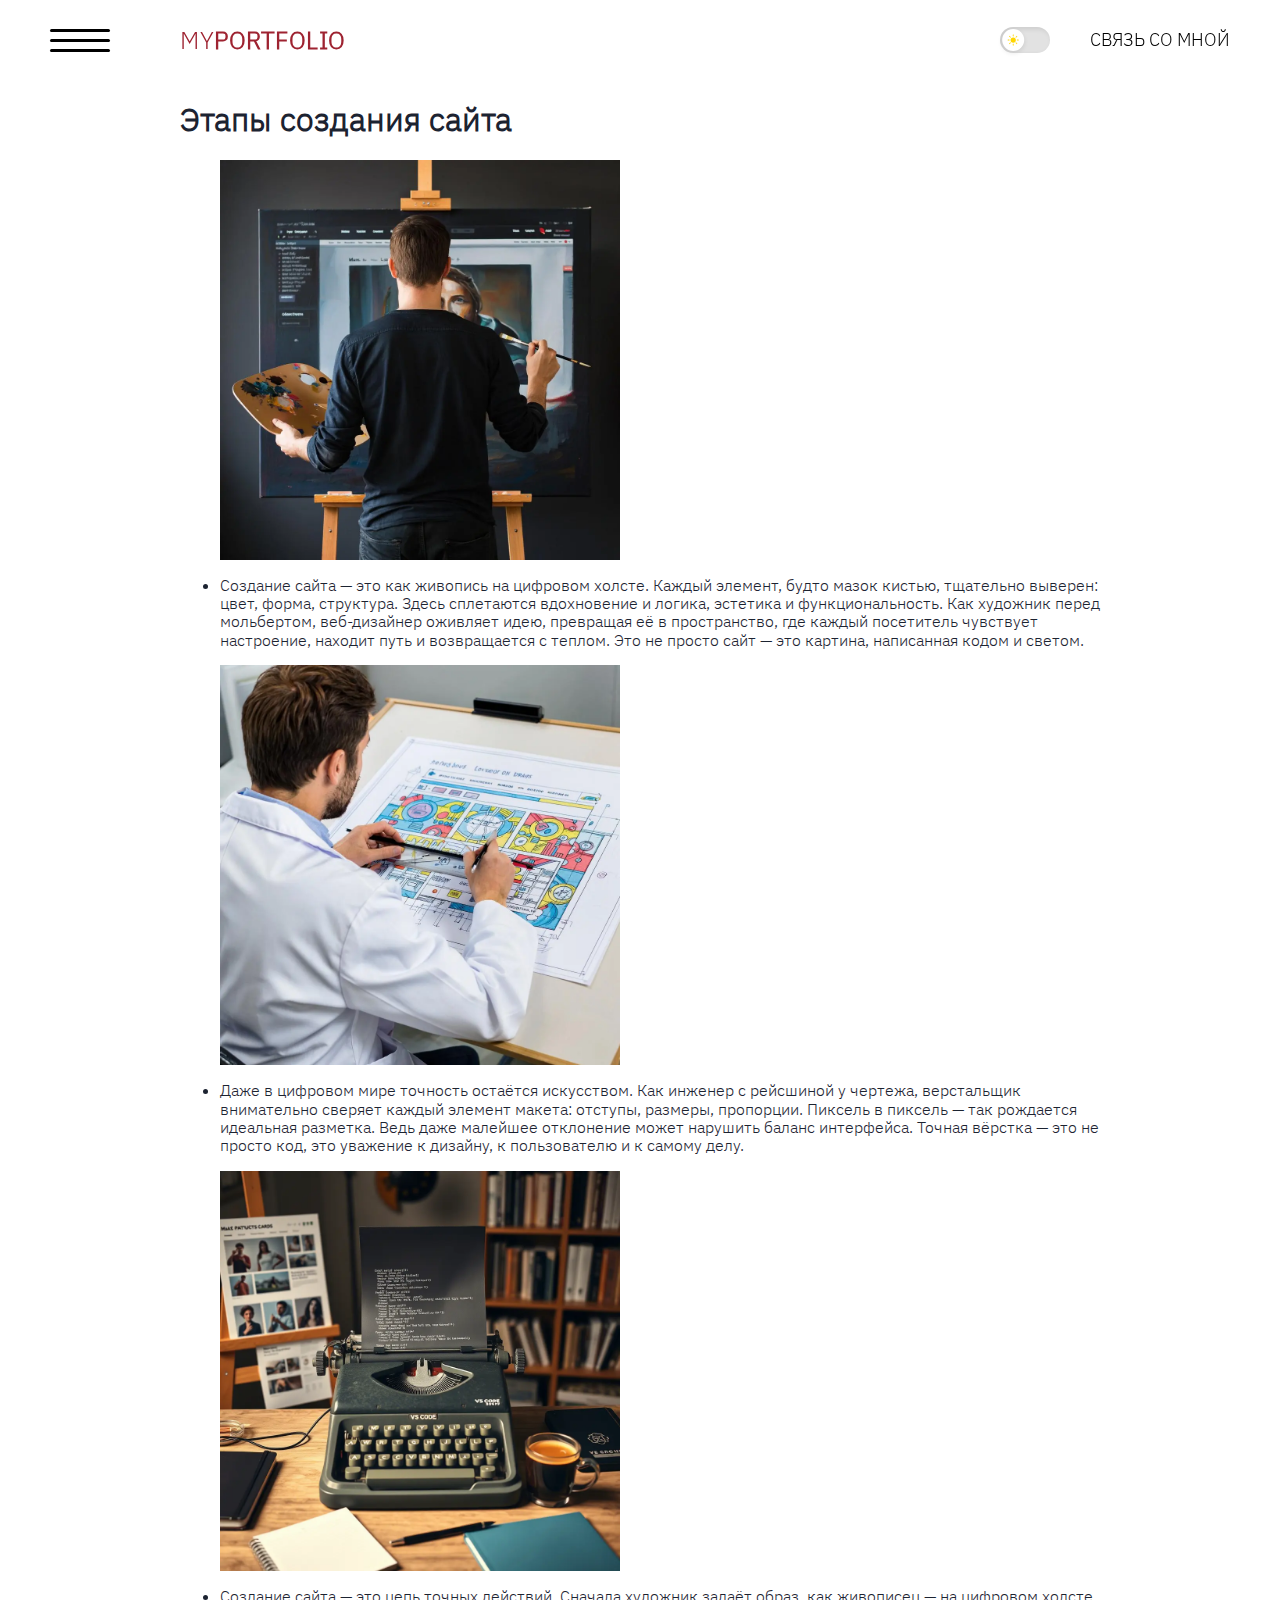
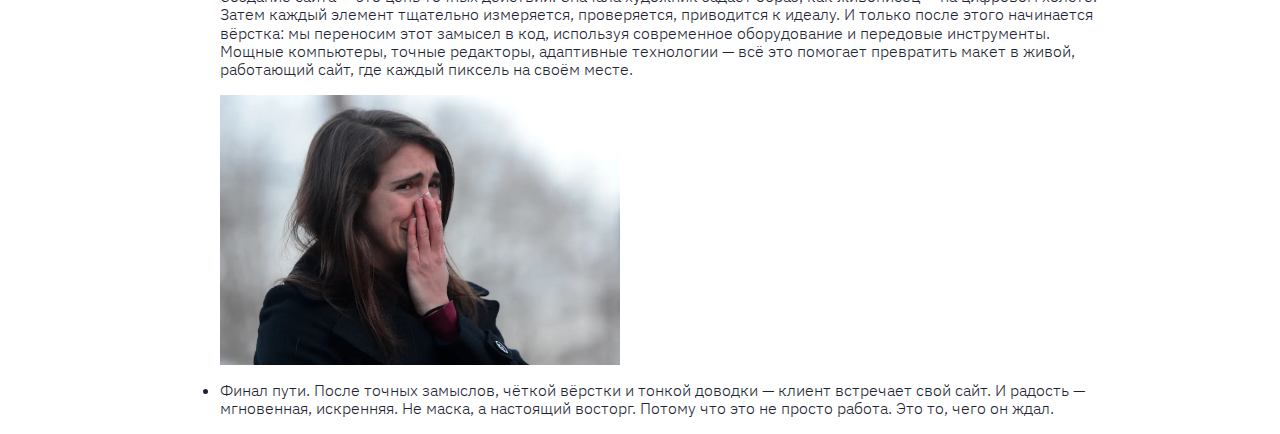
<file: stages.html>
<!DOCTYPE html>
<html lang="ru">

<head>
    <meta charset="UTF-8">
    <meta name="viewport" content="width=device-width, initial-scale=1.0">
    <meta http-equiv="X-UA-Compatible" content="ie=edge">

    <!-- SEO Meta Tags -->
    <title>Мои работы | Портфолио веб-разработчика</title>
    <meta name="description"
        content="Галерея моих работ в сфере веб-разработки. Коммерческие проекты, личные инициативы и эксперименты.">
    <meta name="keywords" content="веб-разработчик, работы, проекты, сайты, веб-дизайн, верстка, frontend">
    <meta name="author" content="Веб-разработчик">



    <!-- Favicon -->
    <link rel="icon" type="image/svg+xml" href="/favicon.svg">
    <link rel="icon" type="image/x-icon" href="/favicon.ico">
    <link rel="apple-touch-icon" sizes="180x180" href="/apple-touch-icon.png">
    <link rel="icon" type="image/png" sizes="32x32" href="/favicon-32x32.png">
    <link rel="icon" type="image/png" sizes="16x16" href="/favicon-16x16.png">

    <!-- Theme Color -->
    <meta name="theme-color" content="#1c2331">
    <meta name="msapplication-TileColor" content="#1c2331">

    <!-- Robots -->
    <meta name="robots" content="index, follow">

    <link rel="stylesheet" href="css/style.css">
</head>

<body>
    <header class="header">
        <div class="container">
            <div class="header__content">
                <!-- Левая часть: меню и логотип -->
                <div class="header__left-col">
                    <button class="header__menu" type="button" aria-label="Переключатель меню" id="burger-toggle">
                        <span class="header__menu-icon">
                            <span></span>
                            <span></span>
                            <span></span>
                        </span>
                    </button>
                    <a class="header__logo-link" href="index.html" aria-label="Переход на главную страницу">
                        <span class="header__logo-thin">my</span>
                        <span class="header__logo-bold">PORTFOLIO</span>
                    </a>

                    <!-- Выпадающее меню бургера -->
                    <div class="burger-dropdown" id="burger-dropdown">
                        <a class="burger-dropdown-link" href="index.html">ГЛАВНАЯ</a>
                        <a class="burger-dropdown-link" href="about.html">ОБО МНЕ</a>
                        <a class="burger-dropdown-link" href="skills.html">НАВЫКИ</a>
                        <a class="burger-dropdown-link" href="portfolio.html">ПОРТФОЛИО</a>
                        <a class="burger-dropdown-link" href="stages.html">ЭТАПЫ</a>

                    </div>
                </div>


                <div class="header__right-col">
                    <!-- Переключатель темы -->
                    <div class="theme-toggle">
                        <input type="checkbox" id="toggle">
                        <label for="toggle">
                            <span class="toggle-circle">
                                <svg class="sun" width="24" height="24" aria-hidden="true">
                                    <use xlink:href="images/sprite.svg#icon-sun"></use>
                                </svg>
                                <svg class="moon" width="24" height="24" aria-hidden="true">
                                    <use xlink:href="images/sprite.svg#icon-moon"></use>
                                </svg>
                            </span>
                        </label>
                    </div>

                    <!-- Кнопка связи -->
                    <a class="header__phone" href="#" aria-label="Связь с нами" id="contact-toggle" aria-haspopup="true"
                        aria-expanded="false">
                        <span class="header__phone-text">Связь со мной</span>
                        <svg class="header__phone-icon" width="24" height="24" aria-hidden="true">
                            <use xlink:href="images/sprite.svg#icon-message"></use>
                        </svg>
                    </a>

                    <!-- Выпадающее меню контактов -->
                    <div class="contact-dropdown" id="contact-dropdown">
                        <a href="https://t.me/frontendddeveloper" target="_blank" rel="noopener noreferrer">Написать в
                            Telegram</a>
                        <a href="https://x.com/PraslovAll" target="_blank" rel="noopener noreferrer">Х</a>
                        <a href="mailto:ipad2322012@gmail.com">Отправить письмо</a>
                    </div>
                </div>
            </div>
        </div>

        <!-- Overlay для закрытия меню -->
        <div class="header__overlay" hidden></div>
    </header>
    <main aria-label="Мои работы">
        <section class="stages">
            <div class="container">
                <div class="stages__wrapper">
                    <h1 class="stages__title">Этапы создания сайта</h1>
                    <ul class="stages__list">
                        <li class="stages__item">
                            <div class="stages__block">
                                <img class="stages__img" src="images/section/card-photo-1.webp"
                                    srcset="images/section/card-photo-1@2x.webp 2x" width="400" height="400"
                                    alt="Этап 1">
                                <p class="stages__text">Создание сайта — это как живопись на цифровом холсте. Каждый
                                    элемент, будто мазок кистью, тщательно выверен: цвет, форма, структура. Здесь
                                    сплетаются вдохновение и логика, эстетика и функциональность. Как художник перед
                                    мольбертом, веб-дизайнер оживляет идею, превращая её в пространство, где каждый
                                    посетитель чувствует настроение, находит путь и возвращается с теплом. Это не просто
                                    сайт — это картина, написанная кодом и светом.</p>
                            </div>
                        </li>

                        <li class="stages__item">
                            <div class="stages__block">
                                <img class="stages__img" src="images/section/card-photo-2.webp"
                                    srcset="images/section/card-photo-2@2x.webp 2x" width="400" height="400"
                                    alt="Этап 2">
                                <p class="stages__text">Даже в цифровом мире точность остаётся искусством. Как инженер с
                                    рейсшиной у чертежа, верстальщик внимательно сверяет каждый элемент макета: отступы,
                                    размеры, пропорции. Пиксель в пиксель — так рождается идеальная разметка. Ведь даже
                                    малейшее отклонение может нарушить баланс интерфейса. Точная вёрстка — это не просто
                                    код, это уважение к дизайну, к пользователю и к самому делу.</p>
                            </div>
                        </li>

                        <li class="stages__item">
                            <div class="stages__block">
                                <img class="stages__img" src="images/section/card-photo-3.webp"
                                    srcset="images/section/card-photo-3@2x.webp 2x" width="400" height="400"
                                    alt="Этап 3">
                                <p class="stages__text">Создание сайта — это цепь точных действий. Сначала художник
                                    задаёт образ, как живописец — на цифровом холсте. Затем каждый элемент тщательно
                                    измеряется, проверяется, приводится к идеалу. И только после этого начинается
                                    вёрстка: мы переносим этот замысел в код, используя современное оборудование и
                                    передовые инструменты. Мощные компьютеры, точные редакторы, адаптивные технологии —
                                    всё это помогает превратить макет в живой, работающий сайт, где каждый пиксель на
                                    своём месте.</p>
                            </div>
                        </li>

                        <li class="stages__item">
                            <div class="stages__block">
                                <img class="stages__img" src="images/section/card-photo-4.webp"
                                    srcset="images/section/card-photo-4@2x.webp 2x" width="400" height="400"
                                    alt="Этап 4">
                                <p class="stages__text">Финал пути. После точных замыслов, чёткой вёрстки и тонкой
                                    доводки — клиент встречает свой сайт. И радость — мгновенная, искренняя. Не маска, а
                                    настоящий восторг. Потому что это не просто работа. Это то, чего он ждал.
                                </p>
                            </div>
                        </li>

                    </ul>

                </div>
        </section>
    </main>

    <!-- Structured Data -->
    <script type="application/ld+json">
  {
    "@context": "https://schema.org",
    "@type": "Person",
    "name": "Веб-разработчик",
    "jobTitle": "Frontend Developer",
    "description": "Профессиональный веб-разработчик, специализирующийся на создании современных и адаптивных веб-сайтов",
    "url": "https://yourwebsite.com",
    "knowsAbout": [
      "HTML",
      "CSS",
      "JavaScript",
      "SCSS",
      "Responsive Design",
      "Web Development"
    ],
    "offers": {
      "@type": "Service",
      "name": "Веб-разработка",
      "description": "Создание современных веб-сайтов и приложений"
    }
  }
  </script>

    <script src="main.js"></script>
</body>

</html>
</file>
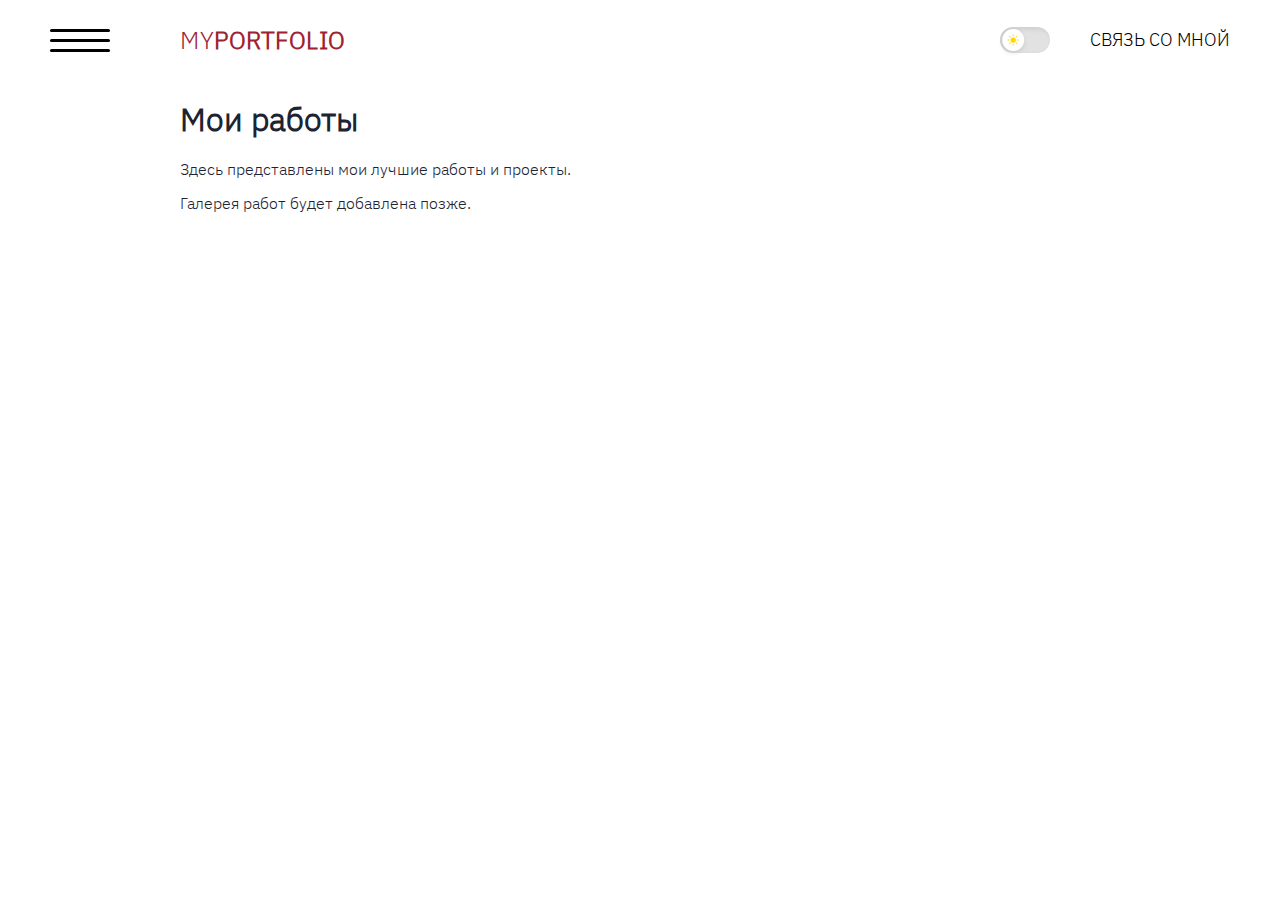
<file: works.html>
<!DOCTYPE html>
<html lang="ru">

<head>
    <meta charset="UTF-8">
    <meta name="viewport" content="width=device-width, initial-scale=1.0">
    <meta http-equiv="X-UA-Compatible" content="ie=edge">

    <!-- SEO Meta Tags -->
    <title>Мои работы | Портфолио веб-разработчика</title>
    <meta name="description"
        content="Галерея моих работ в сфере веб-разработки. Коммерческие проекты, личные инициативы и эксперименты.">
    <meta name="keywords" content="веб-разработчик, работы, проекты, сайты, веб-дизайн, верстка, frontend">
    <meta name="author" content="Веб-разработчик">



    <!-- Favicon -->
    <link rel="icon" type="image/svg+xml" href="/favicon.svg">
    <link rel="icon" type="image/x-icon" href="/favicon.ico">
    <link rel="apple-touch-icon" sizes="180x180" href="/apple-touch-icon.png">
    <link rel="icon" type="image/png" sizes="32x32" href="/favicon-32x32.png">
    <link rel="icon" type="image/png" sizes="16x16" href="/favicon-16x16.png">

    <!-- Theme Color -->
    <meta name="theme-color" content="#1c2331">
    <meta name="msapplication-TileColor" content="#1c2331">

    <!-- Robots -->
    <meta name="robots" content="index, follow">

    <link rel="stylesheet" href="css/style.css">
</head>

<body>
    <header class="header">
        <div class="container">
            <div class="header__content">
                <!-- Левая часть: меню и логотип -->
                <div class="header__left-col">
                    <button class="header__menu" type="button" aria-label="Переключатель меню" id="burger-toggle">
                        <span class="header__menu-icon">
                            <span></span>
                            <span></span>
                            <span></span>
                        </span>
                    </button>
                    <a class="header__logo-link" href="index.html" aria-label="Переход на главную страницу">
                        <span class="header__logo-thin">my</span>
                        <span class="header__logo-bold">PORTFOLIO</span>
                    </a>

                    <!-- Выпадающее меню бургера -->
                    <div class="burger-dropdown" id="burger-dropdown">
                        <a class="burger-dropdown-link" href="index.html">ГЛАВНАЯ</a>
                        <a class="burger-dropdown-link" href="about.html">ОБО МНЕ</a>
                        <a class="burger-dropdown-link" href="skills.html">НАВЫКИ</a>
                        <a class="burger-dropdown-link" href="portfolio.html">ПОРТФОЛИО</a>
                        <a class="burger-dropdown-link" href="works.html">МОИ РАБОТЫ</a>
                        <a class="burger-dropdown-link" href="contact.html">КОНТАКТЫ</a>
                    </div>
                </div>


                <div class="header__right-col">
                    <!-- Переключатель темы -->
                    <div class="theme-toggle">
                        <input type="checkbox" id="toggle">
                        <label for="toggle">
                            <span class="toggle-circle">
                                <svg class="sun" width="24" height="24" aria-hidden="true">
                                    <use xlink:href="images/sprite.svg#icon-sun"></use>
                                </svg>
                                <svg class="moon" width="24" height="24" aria-hidden="true">
                                    <use xlink:href="images/sprite.svg#icon-moon"></use>
                                </svg>
                            </span>
                        </label>
                    </div>

                    <!-- Кнопка связи -->
                    <a class="header__phone" href="#" aria-label="Связь с нами" id="contact-toggle" aria-haspopup="true"
                        aria-expanded="false">
                        <span class="header__phone-text">Связь со мной</span>
                        <svg class="header__phone-icon" width="24" height="24" aria-hidden="true">
                            <use xlink:href="images/sprite.svg#icon-message"></use>
                        </svg>
                    </a>

                    <!-- Выпадающее меню контактов -->
                    <div class="contact-dropdown" id="contact-dropdown">
                        <a href="https://t.me/yourusername" target="_blank" rel="noopener noreferrer">Написать в
                            Telegram</a>
                        <a href="https://instagram.com/yourprofile" target="_blank" rel="noopener noreferrer">Перейти в
                            соцсети</a>
                        <a href="mailto:your.email@example.com">Отправить письмо</a>
                    </div>
                </div>
            </div>
        </div>

        <!-- Overlay для закрытия меню -->
        <div class="header__overlay" hidden></div>
    </header>
    <main aria-label="Мои работы">
        <div class="container">
            <h1>Мои работы</h1>
            <p>Здесь представлены мои лучшие работы и проекты.</p>
            <div class="works-gallery">
                <!-- Здесь будут карточки работ -->
                <p>Галерея работ будет добавлена позже.</p>
            </div>
        </div>
    </main>

    <!-- Structured Data -->
    <script type="application/ld+json">
  {
    "@context": "https://schema.org",
    "@type": "Person",
    "name": "Веб-разработчик",
    "jobTitle": "Frontend Developer",
    "description": "Профессиональный веб-разработчик, специализирующийся на создании современных и адаптивных веб-сайтов",
    "url": "https://yourwebsite.com",
    "knowsAbout": [
      "HTML",
      "CSS",
      "JavaScript",
      "SCSS",
      "Responsive Design",
      "Web Development"
    ],
    "offers": {
      "@type": "Service",
      "name": "Веб-разработка",
      "description": "Создание современных веб-сайтов и приложений"
    }
  }
  </script>

    <script src="main.js"></script>
</body>

</html>
</file>
<file: css/style.css>
@charset "UTF-8";
/* Global */
/* ------------------------------------ */
/*! normalize.css v8.0.1 | MIT License | github.com/necolas/normalize.css */
/* Document
  ========================================================================== */
/**
 * 1. Correct the line height in all browsers.
 * 2. Prevent adjustments of font size after orientation changes in iOS.
 */
html {
  line-height: 1.15; /* 1 */
  -webkit-text-size-adjust: 100%; /* 2 */
}

/* Sections
  ========================================================================== */
/**
* Remove the margin in all browsers.
*/
body {
  margin: 0;
}

/**
* Render the `main` element consistently in IE.
*/
main {
  display: block;
}

/**
* Correct the font size and margin on `h1` elements within `section` and
* `article` contexts in Chrome, Firefox, and Safari.
*/
h1 {
  margin: 0.67em 0;
  font-size: 2em;
}

/* Grouping content
  ========================================================================== */
/**
* 1. Add the correct box sizing in Firefox.
* 2. Show the overflow in Edge and IE.
*/
hr {
  -webkit-box-sizing: content-box;
          box-sizing: content-box; /* 1 */
  height: 0; /* 1 */
  overflow: visible; /* 2 */
}

/**
* 1. Correct the inheritance and scaling of font size in all browsers.
* 2. Correct the odd `em` font sizing in all browsers.
*/
pre {
  font-size: 1em; /* 2 */
  font-family: monospace, monospace; /* 1 */
}

/* Text-level semantics
  ========================================================================== */
/**
* Remove the gray background on active links in IE 10.
*/
a {
  background-color: transparent;
}

/**
* 1. Remove the bottom border in Chrome 57-
* 2. Add the correct text decoration in Chrome, Edge, IE, Opera, and Safari.
*/
abbr[title] {
  text-decoration: underline; /* 2 */
  -webkit-text-decoration: underline dotted;
          text-decoration: underline dotted; /* 2 */
  border-bottom: none; /* 1 */
}

/**
* Add the correct font weight in Chrome, Edge, and Safari.
*/
b,
strong {
  font-weight: bolder;
}

/**
* 1. Correct the inheritance and scaling of font size in all browsers.
* 2. Correct the odd `em` font sizing in all browsers.
*/
code,
kbd,
samp {
  font-size: 1em; /* 2 */
  font-family: monospace, monospace; /* 1 */
}

/**
* Add the correct font size in all browsers.
*/
small {
  font-size: 80%;
}

/**
* Prevent `sub` and `sup` elements from affecting the line height in
* all browsers.
*/
sub,
sup {
  position: relative;
  font-size: 75%;
  line-height: 0;
  vertical-align: baseline;
}

sub {
  bottom: -0.25em;
}

sup {
  top: -0.5em;
}

/* Embedded content
  ========================================================================== */
/**
* Remove the border on images inside links in IE 10.
*/
img {
  border-style: none;
}

/* Forms
  ========================================================================== */
/**
* 1. Change the font styles in all browsers.
* 2. Remove the margin in Firefox and Safari.
*/
button,
input,
optgroup,
select,
textarea {
  margin: 0; /* 2 */
  font-size: 100%; /* 1 */
  line-height: 1.15; /* 1 */
  font-family: inherit; /* 1 */
}

/**
* Show the overflow in IE.
* 1. Show the overflow in Edge.
*/
button,
input {
  /* 1 */
  overflow: visible;
}

/**
* Remove the inheritance of text transform in Edge, Firefox, and IE.
* 1. Remove the inheritance of text transform in Firefox.
*/
button,
select {
  /* 1 */
  text-transform: none;
}

/**
* Correct the inability to style clickable types in iOS and Safari.
*/
button,
[type=button],
[type=reset],
[type=submit] {
  -webkit-appearance: button;
}

/**
* Remove the inner border and padding in Firefox.
*/
button::-moz-focus-inner,
[type=button]::-moz-focus-inner,
[type=reset]::-moz-focus-inner,
[type=submit]::-moz-focus-inner {
  padding: 0;
  border-style: none;
}

/**
* Restore the focus styles unset by the previous rule.
*/
button:-moz-focusring,
[type=button]:-moz-focusring,
[type=reset]:-moz-focusring,
[type=submit]:-moz-focusring {
  outline: 1px dotted ButtonText;
}

/**
* Correct the padding in Firefox.
*/
fieldset {
  padding: 0.35em 0.75em 0.625em;
}

/**
* 1. Correct the text wrapping in Edge and IE.
* 2. Correct the color inheritance from `fieldset` elements in IE.
* 3. Remove the padding so developers are not caught out when they zero out
*    `fieldset` elements in all browsers.
*/
legend {
  display: table; /* 1 */
  -webkit-box-sizing: border-box;
          box-sizing: border-box; /* 1 */
  max-width: 100%; /* 1 */
  padding: 0; /* 3 */
  color: inherit; /* 2 */
  white-space: normal; /* 1 */
}

/**
* Add the correct vertical alignment in Chrome, Firefox, and Opera.
*/
progress {
  vertical-align: baseline;
}

/**
* Remove the default vertical scrollbar in IE 10+.
*/
textarea {
  overflow: auto;
}

/**
* 1. Add the correct box sizing in IE 10.
* 2. Remove the padding in IE 10.
*/
[type=checkbox],
[type=radio] {
  -webkit-box-sizing: border-box;
          box-sizing: border-box; /* 1 */
  padding: 0; /* 2 */
}

/**
* Correct the cursor style of increment and decrement buttons in Chrome.
*/
[type=number]::-webkit-inner-spin-button,
[type=number]::-webkit-outer-spin-button {
  height: auto;
}

/**
* 1. Correct the odd appearance in Chrome and Safari.
* 2. Correct the outline style in Safari.
*/
[type=search] {
  outline-offset: -2px; /* 2 */
  -webkit-appearance: textfield; /* 1 */
}

/**
* Remove the inner padding in Chrome and Safari on macOS.
*/
[type=search]::-webkit-search-decoration {
  -webkit-appearance: none;
}

/**
* 1. Correct the inability to style clickable types in iOS and Safari.
* 2. Change font properties to `inherit` in Safari.
*/
::-webkit-file-upload-button {
  font: inherit; /* 2 */
  -webkit-appearance: button; /* 1 */
}

/* Interactive
  ========================================================================== */
/*
* Add the correct display in Edge, IE 10+, and Firefox.
*/
details {
  display: block;
}

/*
* Add the correct display in all browsers.
*/
summary {
  display: list-item;
}

/* Misc
  ========================================================================== */
/**
* Add the correct display in IE 10+.
*/
template {
  display: none;
}

/**
* Add the correct display in IE 10.
*/
[hidden] {
  display: none;
}

@font-face {
  font-family: "IBM Plex Sans";
  src: url("/fonts/IBMPlexSans-ExtraLight.woff2") format("woff2"), url("/fonts/IBMPlexSans-ExtraLight.woff") format("woff");
  font-weight: 200;
  font-style: normal;
  font-display: swap;
}
@font-face {
  font-family: "IBM Plex Sans";
  src: url("/fonts/IBMPlexSans-Light.woff2") format("woff2"), url("/fonts/IBMPlexSans-Light.woff") format("woff");
  font-weight: 300;
  font-style: normal;
  font-display: swap;
}
*,
*::after,
*::before {
  -webkit-box-sizing: border-box;
          box-sizing: border-box;
}

body {
  font-family: "IBM Plex Sans", sans-serif;
  margin: 0;
  min-height: 100vh;
  background: #ffffff;
  color: #1c2331;
  -webkit-transition: background-color 0.5s ease, color 0.5s ease;
  transition: background-color 0.5s ease, color 0.5s ease;
}
body.theme-dark {
  background: #1c2331;
  color: #f2f3ee;
}

main {
  -webkit-box-flex: 1;
      -ms-flex-positive: 1;
          flex-grow: 1;
  padding: 80px 0 0;
}
@media (max-width: 1023px) {
  main {
    padding: 58px 0 0;
  }
}

img {
  display: block;
  height: auto;
  max-width: 100%;
  -o-object-fit: cover;
     object-fit: cover;
}

a {
  color: #000000;
  text-decoration: none;
}

.container {
  max-width: 1728px;
  margin: 0 auto;
  padding: 0 180px;
}

.visually-hidden {
  position: absolute;
  width: 1px;
  height: 1px;
  margin: -1px;
  padding: 0;
  overflow: hidden;
  white-space: nowrap;
  border: 0;
  clip: rect(0 0 0 0);
  clip-path: inset(100%);
}

/* Blocks */
/* ------------------------------------ */
.header {
  padding: 20px 0 19px;
  position: fixed;
  width: 100%;
  left: 0;
  top: 0;
  background-color: #ffffff;
  z-index: 10;
  -webkit-transition: all 0.3s ease;
  transition: all 0.3s ease;
  /* Блок "Связь со мной" */
}
@media (max-width: 1023px) {
  .header {
    padding: 17px 0 16px;
  }
}
.header .container {
  max-width: 1728px;
  padding: 0 50px;
}
@media (max-width: 1023px) {
  .header .container {
    padding: 0 20px;
  }
}
.header__content {
  position: relative;
  display: grid;
  -webkit-box-align: center;
      -ms-flex-align: center;
          align-items: center;
  grid-template-columns: 1fr 1fr;
  gap: 20px;
}
@media (max-width: 1023px) {
  .header__content {
    grid-template-columns: 1fr 1fr;
  }
}
.header__left-col {
  display: -webkit-box;
  display: -ms-flexbox;
  display: flex;
  -webkit-box-align: center;
      -ms-flex-align: center;
          align-items: center;
}
.header__menu {
  display: -webkit-box;
  display: -ms-flexbox;
  display: flex;
  width: 60px;
  height: 40px;
  background-color: transparent;
  padding: 0;
  border: none;
  color: #1d252d;
  -webkit-box-align: center;
      -ms-flex-align: center;
          align-items: center;
  -webkit-box-pack: center;
      -ms-flex-pack: center;
          justify-content: center;
  margin: 0 70px 0 0;
}
@media (max-width: 1023px) {
  .header__menu {
    width: 47px;
    height: 20px;
  }
}
.header__menu-icon {
  position: relative;
  width: 60px;
  height: 23px;
  display: -webkit-box;
  display: -ms-flexbox;
  display: flex;
  -webkit-box-orient: vertical;
  -webkit-box-direction: normal;
      -ms-flex-direction: column;
          flex-direction: column;
  -webkit-box-pack: center;
      -ms-flex-pack: center;
          justify-content: center;
  cursor: pointer;
}
.header__menu-icon span {
  display: block;
  position: absolute;
  left: 0;
  width: 100%;
  height: 3px;
  background: black;
  border-radius: 2px;
  -webkit-transform-origin: center;
          transform-origin: center;
  opacity: 1;
  -webkit-transform: none;
          transform: none;
  -webkit-transition: opacity 0.1s ease 0.25s, top 0.25s ease 0.35s, -webkit-transform 0.25s ease;
  transition: opacity 0.1s ease 0.25s, top 0.25s ease 0.35s, -webkit-transform 0.25s ease;
  transition: transform 0.25s ease, opacity 0.1s ease 0.25s, top 0.25s ease 0.35s;
  transition: transform 0.25s ease, opacity 0.1s ease 0.25s, top 0.25s ease 0.35s, -webkit-transform 0.25s ease;
}
.header__menu-icon span:nth-child(1) {
  top: 0;
}
.header__menu-icon span:nth-child(2) {
  top: 10px;
}
.header__menu-icon span:nth-child(3) {
  top: 20px;
}
@media (max-width: 1023px) {
  .header__menu-icon {
    width: 47px;
    height: 18px;
  }
}
.header__logo-link {
  text-transform: uppercase;
  display: -webkit-box;
  display: -ms-flexbox;
  display: flex;
  color: #9e2331;
  font-size: 24px;
  line-height: 1;
}
.header__logo-bold {
  font-weight: 700;
  font-size: 24px;
  line-height: 1;
  letter-spacing: 0.5px;
  display: -webkit-box;
  display: -ms-flexbox;
  display: flex;
}
.header__logo-thin {
  font-weight: 300;
  font-size: 24px;
  line-height: 1;
  letter-spacing: 0.5px;
  display: -webkit-box;
  display: -ms-flexbox;
  display: flex;
}
.header__right-col {
  display: -webkit-box;
  display: -ms-flexbox;
  display: flex;
  -webkit-box-align: center;
      -ms-flex-align: center;
          align-items: center;
  -webkit-box-pack: end;
      -ms-flex-pack: end;
          justify-content: flex-end;
  gap: 40px;
  font-size: 18px;
  line-height: 22px;
  position: relative;
}
@media (max-width: 1199px) {
  .header__right-col {
    font-size: 16px;
    line-height: 20px;
  }
}
@media (max-width: 1023px) {
  .header__right-col {
    gap: 20px;
    font-size: 14px;
  }
}
@media (max-width: 767px) {
  .header__link {
    display: none;
  }
}
.header__link:hover {
  text-decoration: underline;
}
.header__contact {
  position: relative;
}
.header__contact-btn {
  background: none;
  border: none;
  color: inherit;
  font-size: inherit;
  cursor: pointer;
  padding: 0;
  position: relative;
  overflow: hidden;
}
.header__contact-btn::before {
  content: "";
  position: absolute;
  bottom: 0;
  left: 0;
  right: 0;
  height: 2px;
  background-color: currentColor;
  clip-path: polygon(50% 0, 50% 0, 50% 100%, 50% 100%);
  -webkit-transition: clip-path 0.3s ease;
  transition: clip-path 0.3s ease;
}
.header__contact-btn:hover::before {
  clip-path: polygon(100% 0, 0 0, 0 100%, 100% 100%);
}
.header__contact-dropdown {
  position: absolute;
  top: 100%;
  right: 0;
  background: #ffffff;
  border-radius: 4px;
  -webkit-box-shadow: 0 2px 10px rgba(0, 0, 0, 0.1);
          box-shadow: 0 2px 10px rgba(0, 0, 0, 0.1);
  min-width: 200px;
  z-index: 10;
  display: none;
  -webkit-box-orient: vertical;
  -webkit-box-direction: normal;
      -ms-flex-direction: column;
          flex-direction: column;
  padding: 10px 0;
}
.header__contact-dropdown a {
  padding: 8px 16px;
  color: #1c2331;
  -webkit-transition: background-color 0.2s;
  transition: background-color 0.2s;
}
.header__contact-dropdown a:hover {
  background-color: #e2e2e2;
}
.header__contact-dropdown.active {
  display: -webkit-box;
  display: -ms-flexbox;
  display: flex;
}
.header__phone {
  display: -webkit-box;
  display: -ms-flexbox;
  display: flex;
  -webkit-box-align: center;
      -ms-flex-align: center;
          align-items: center;
  -webkit-box-pack: center;
      -ms-flex-pack: center;
          justify-content: center;
  position: relative;
  overflow: hidden;
}
.header__phone::before {
  content: "";
  position: absolute;
  bottom: 0;
  left: 0;
  right: 0;
  height: 2px;
  background-color: currentColor;
  clip-path: polygon(50% 0, 50% 0, 50% 100%, 50% 100%);
  -webkit-transition: clip-path 0.3s ease;
  transition: clip-path 0.3s ease;
}
.header__phone:hover::before {
  clip-path: polygon(100% 0, 0 0, 0 100%, 100% 100%);
}
.header__phone-text {
  text-transform: uppercase;
}
@media (max-width: 1023px) {
  .header__phone-text {
    display: none;
  }
}
.header__phone-icon {
  height: 24px;
  width: 24px;
  display: none;
}
@media (max-width: 1023px) {
  .header__phone-icon {
    display: -webkit-box;
    display: -ms-flexbox;
    display: flex;
  }
}
.header__overlay {
  display: block;
  opacity: 0;
  pointer-events: none;
  position: fixed;
  top: 0;
  left: 0;
  width: 100vw;
  height: 100vh;
  z-index: -1;
  -webkit-transition: opacity 0.3s;
  transition: opacity 0.3s;
}
.header__menu-list {
  display: -webkit-box;
  display: -ms-flexbox;
  display: flex;
  -webkit-box-align: center;
      -ms-flex-align: center;
          align-items: center;
  gap: 30px;
}
@media (max-width: 1023px) {
  .header__menu-list {
    position: absolute;
    top: 59px;
    left: 0;
    height: auto;
    width: auto;
    display: -webkit-box;
    display: -ms-flexbox;
    display: flex;
    -webkit-box-orient: vertical;
    -webkit-box-direction: normal;
        -ms-flex-direction: column;
            flex-direction: column;
    padding: 0;
    background: var(--color-bg-card, #ffffff);
    border: 1px solid #cbcccc;
    border-radius: 10px;
    -webkit-box-shadow: 0 2px 5px rgba(0, 0, 0, 0.1);
            box-shadow: 0 2px 5px rgba(0, 0, 0, 0.1);
    overflow: hidden;
    z-index: 10;
    opacity: 0;
    visibility: hidden;
    -webkit-transform: translateY(-10px);
            transform: translateY(-10px);
    -webkit-transition: opacity 0.3s ease, visibility 0.3s ease, -webkit-transform 0.3s ease;
    transition: opacity 0.3s ease, visibility 0.3s ease, -webkit-transform 0.3s ease;
    transition: opacity 0.3s ease, visibility 0.3s ease, transform 0.3s ease;
    transition: opacity 0.3s ease, visibility 0.3s ease, transform 0.3s ease, -webkit-transform 0.3s ease;
  }
}
.header__menu-link {
  display: block;
  color: inherit;
  text-decoration: none;
  font-weight: 500;
  text-transform: uppercase;
  font-size: 0.9rem;
  -webkit-transition: color 0.3s ease;
  transition: color 0.3s ease;
  position: relative;
}
.header__menu-link:hover {
  color: #1d252d;
}
.header__menu-link--active {
  color: #1d252d;
}
.header__menu-link--active::after {
  content: "";
  position: absolute;
  bottom: -5px;
  left: 0;
  right: 0;
  height: 2px;
  background: #1d252d;
}
@media (max-width: 1023px) {
  .header__menu-link {
    padding: 12px 16px;
    border-bottom: 1px solid #cbcccc;
  }
  .header__menu-link:last-child {
    border-bottom: none;
  }
  .header__menu-link:hover {
    background-color: #e2e2e2;
  }
  .header__menu-link--active::after {
    display: none;
  }
}
.header--open .header__menu-icon span {
  -webkit-transition: top 0.25s ease, opacity 0.1s ease 0.25s, -webkit-transform 0.25s ease 0.35s;
  transition: top 0.25s ease, opacity 0.1s ease 0.25s, -webkit-transform 0.25s ease 0.35s;
  transition: top 0.25s ease, opacity 0.1s ease 0.25s, transform 0.25s ease 0.35s;
  transition: top 0.25s ease, opacity 0.1s ease 0.25s, transform 0.25s ease 0.35s, -webkit-transform 0.25s ease 0.35s;
}
.header--open .header__menu-icon span:nth-child(1) {
  top: 10px;
  -webkit-transform: rotate(45deg);
          transform: rotate(45deg);
}
.header--open .header__menu-icon span:nth-child(2) {
  opacity: 0;
}
.header--open .header__menu-icon span:nth-child(3) {
  top: 10px;
  -webkit-transform: rotate(-45deg);
          transform: rotate(-45deg);
}
.header--open .header__overlay {
  opacity: 1;
  pointer-events: auto;
}
@media (max-width: 1023px) {
  .header--open .header__menu-list {
    opacity: 1;
    visibility: visible;
    -webkit-transform: translateY(0);
            transform: translateY(0);
  }
}

.contact-dropdown {
  position: absolute;
  top: 52px;
  right: 0;
  background: #ffffff;
  border: 1px solid #cbcccc;
  border-radius: 10px;
  -webkit-box-shadow: 0 2px 5px rgba(0, 0, 0, 0.1);
          box-shadow: 0 2px 5px rgba(0, 0, 0, 0.1);
  overflow: hidden;
  width: 220px;
  opacity: 0;
  visibility: hidden;
  -webkit-transform: translateY(-10px);
          transform: translateY(-10px);
  -webkit-transition: opacity 0.3s ease, visibility 0.3s ease, -webkit-transform 0.3s ease;
  transition: opacity 0.3s ease, visibility 0.3s ease, -webkit-transform 0.3s ease;
  transition: opacity 0.3s ease, visibility 0.3s ease, transform 0.3s ease;
  transition: opacity 0.3s ease, visibility 0.3s ease, transform 0.3s ease, -webkit-transform 0.3s ease;
  z-index: 1000;
}
.contact-dropdown a {
  display: block;
  padding: 12px 16px;
  text-decoration: none;
  color: #1c2331;
  font-size: 14px;
  -webkit-transition: background-color 0.2s ease;
  transition: background-color 0.2s ease;
}
.contact-dropdown a:hover {
  background-color: #f5f5f5;
}
.contact-dropdown a.burger-dropdown-link.active {
  color: var(--color-accent, #667eea);
  font-weight: 600;
  text-shadow: 0 0 6px rgba(102, 126, 234, 0.7), 0 0 12px rgba(102, 126, 234, 0.5);
}
.contact-dropdown.active {
  opacity: 1;
  visibility: visible;
  -webkit-transform: translateY(0);
          transform: translateY(0);
}

.burger-dropdown {
  position: absolute;
  top: 52px;
  left: 0;
  background: #ffffff;
  border: 1px solid #cbcccc;
  border-radius: 10px;
  -webkit-box-shadow: 0 2px 5px rgba(0, 0, 0, 0.1);
          box-shadow: 0 2px 5px rgba(0, 0, 0, 0.1);
  overflow: hidden;
  width: 220px;
  opacity: 0;
  visibility: hidden;
  -webkit-transform: translateY(-10px);
          transform: translateY(-10px);
  -webkit-transition: opacity 0.3s ease, visibility 0.3s ease, -webkit-transform 0.3s ease;
  transition: opacity 0.3s ease, visibility 0.3s ease, -webkit-transform 0.3s ease;
  transition: opacity 0.3s ease, visibility 0.3s ease, transform 0.3s ease;
  transition: opacity 0.3s ease, visibility 0.3s ease, transform 0.3s ease, -webkit-transform 0.3s ease;
  z-index: 1000;
}
.burger-dropdown a {
  display: block;
  padding: 12px 16px;
  text-decoration: none;
  color: #1c2331;
  font-size: 14px;
  -webkit-transition: background-color 0.2s ease;
  transition: background-color 0.2s ease;
}
.burger-dropdown a:hover {
  background-color: #f5f5f5;
}
.burger-dropdown.active {
  opacity: 1;
  visibility: visible;
  -webkit-transform: translateY(0);
          transform: translateY(0);
}

.theme-dark .header {
  background-color: #1c2331;
  color: #ffffff;
  border-bottom-color: rgb(18.7272727273, 23.4090909091, 32.7727272727);
}
.theme-dark .header .header__menu-icon span {
  background: #ffffff;
}
.theme-dark .header .header__logo-link {
  color: #9e2331;
}
.theme-dark .header .header__phone {
  color: #ffffff;
}
.theme-dark .header .header__phone:hover {
  color: #ffffff;
}
.theme-dark .header .header__menu-link {
  color: #ffffff;
}
.theme-dark .header .header__menu-link:hover {
  background-color: rgba(255, 255, 255, 0.1);
}
.theme-dark .header__contact-dropdown,
.theme-dark .contact-dropdown,
.theme-dark .burger-dropdown {
  background: #222a39;
  border: 1px solid rgb(9.4545454545, 11.8181818182, 16.5454545455);
}
.theme-dark .header__contact-dropdown a,
.theme-dark .contact-dropdown a,
.theme-dark .burger-dropdown a {
  color: #ffffff;
}
.theme-dark .header__contact-dropdown a:hover,
.theme-dark .contact-dropdown a:hover,
.theme-dark .burger-dropdown a:hover {
  background-color: rgba(255, 255, 255, 0.1);
}
.theme-dark .header__menu-list {
  background: #222a39;
  border: 1px solid rgb(9.4545454545, 11.8181818182, 16.5454545455);
}

.theme-toggle {
  display: -webkit-box;
  display: -ms-flexbox;
  display: flex;
  -webkit-box-align: center;
      -ms-flex-align: center;
          align-items: center;
  margin-left: 1rem;
}
.theme-toggle input {
  display: none;
}
.theme-toggle label {
  width: 50px;
  height: 26px;
  border-radius: 999px;
  background: #e2e2e2;
  -webkit-box-shadow: inset 2px 2px 5px rgba(0, 0, 0, 0.1);
          box-shadow: inset 2px 2px 5px rgba(0, 0, 0, 0.1);
  cursor: pointer;
  position: relative;
  display: block;
  margin: 0;
  -webkit-transition: 0.3s ease;
  transition: 0.3s ease;
}
.theme-toggle label:active .toggle-circle {
  width: 24px;
}
.theme-toggle .toggle-circle {
  width: 22px;
  height: 22px;
  border-radius: 50%;
  background: #ffffff;
  -webkit-box-shadow: 0 2px 5px rgba(0, 0, 0, 0.1);
          box-shadow: 0 2px 5px rgba(0, 0, 0, 0.1);
  position: absolute;
  top: 50%;
  left: 0;
  -webkit-transform: translate(10%, -50%);
          transform: translate(10%, -50%);
  display: -webkit-box;
  display: -ms-flexbox;
  display: flex;
  -webkit-box-align: center;
      -ms-flex-align: center;
          align-items: center;
  -webkit-box-pack: center;
      -ms-flex-pack: center;
          justify-content: center;
  overflow: hidden;
  -webkit-transition: 0.3s ease;
  transition: 0.3s ease;
}
.theme-toggle svg {
  width: 14px;
  position: absolute;
  -webkit-transition: 0.3s ease;
  transition: 0.3s ease;
}
.theme-toggle .sun {
  color: #ffd600;
  margin-top: 0;
  opacity: 1;
}
.theme-toggle .moon {
  margin-top: -150%;
  color: #ffffff;
  opacity: 0;
}
.theme-toggle input[type=checkbox]:checked + label {
  background: #222a39;
  -webkit-box-shadow: inset 2px 2px 5px rgba(0, 0, 0, 0.3);
          box-shadow: inset 2px 2px 5px rgba(0, 0, 0, 0.3);
}
.theme-toggle input[type=checkbox]:checked + label .toggle-circle {
  left: 100%;
  -webkit-transform: translate(-110%, -50%);
          transform: translate(-110%, -50%);
  background: #1c2331;
  -webkit-box-shadow: 2px 2px 5px rgba(0, 0, 0, 0.3);
          box-shadow: 2px 2px 5px rgba(0, 0, 0, 0.3);
}
.theme-toggle input[type=checkbox]:checked + label .toggle-circle .sun {
  margin-top: 150%;
  opacity: 0;
}
.theme-toggle input[type=checkbox]:checked + label .toggle-circle .moon {
  margin-top: 0;
  opacity: 1;
}

/* About Page Styles */
/* ------------------------------------ */
.main {
  padding-top: 80px;
}

.about-hero {
  padding: 60px 0;
  background: linear-gradient(135deg, var(--color-bg-primary) 0%, var(--color-bg-secondary, #f8f9fa) 100%);
  text-align: center;
}
.about-hero__title {
  font-size: clamp(2.5rem, 5vw, 4rem);
  font-weight: 700;
  color: var(--color-text-primary);
  margin-bottom: 20px;
  line-height: 1.2;
}
.about-hero__subtitle {
  font-size: clamp(1.1rem, 2.5vw, 1.4rem);
  color: var(--color-text-secondary);
  max-width: 600px;
  margin: 0 auto;
  line-height: 1.5;
}

.about-content {
  padding: 80px 0;
}

.about-content__grid {
  display: grid;
  grid-template-columns: 2fr 1fr;
  gap: 60px;
  -webkit-box-align: start;
      -ms-flex-align: start;
          align-items: start;
  margin-bottom: 80px;
}
@media (max-width: 768px) {
  .about-content__grid {
    grid-template-columns: 1fr;
    gap: 40px;
    text-align: center;
  }
}

.about-info__title {
  font-size: clamp(1.8rem, 3vw, 2.5rem);
  font-weight: 600;
  color: var(--color-text-primary);
  margin-bottom: 30px;
  line-height: 1.3;
}
.about-info__text p {
  font-size: 1.1rem;
  line-height: 1.7;
  color: var(--color-text-secondary);
  margin-bottom: 20px;
}
.about-info__text p:last-child {
  margin-bottom: 0;
}

.about-photo__wrapper {
  position: relative;
  border-radius: 20px;
  overflow: hidden;
  -webkit-box-shadow: 0 20px 40px rgba(0, 0, 0, 0.1);
          box-shadow: 0 20px 40px rgba(0, 0, 0, 0.1);
  -webkit-transition: -webkit-transform 0.3s ease;
  transition: -webkit-transform 0.3s ease;
  transition: transform 0.3s ease;
  transition: transform 0.3s ease, -webkit-transform 0.3s ease;
}
.about-photo__wrapper:hover {
  -webkit-transform: translateY(-5px);
          transform: translateY(-5px);
}
.about-photo__wrapper::before {
  content: "";
  position: absolute;
  top: 0;
  left: 0;
  right: 0;
  bottom: 0;
  background: linear-gradient(45deg, rgba(28, 35, 49, 0.1), transparent);
  z-index: 1;
}
.about-photo__img {
  width: 100%;
  height: 400px;
  -o-object-fit: cover;
     object-fit: cover;
  display: block;
  background: #f0f0f0;
}
.about-photo__img[src="images/developer-photo.jpg"] {
  background: linear-gradient(135deg, #667eea 0%, #764ba2 100%);
  position: relative;
}
.about-photo__img[src="images/developer-photo.jpg"]::after {
  content: "📸";
  position: absolute;
  top: 50%;
  left: 50%;
  -webkit-transform: translate(-50%, -50%);
          transform: translate(-50%, -50%);
  font-size: 4rem;
  opacity: 0.3;
}

.about-details {
  margin-bottom: 80px;
}
.about-details__grid {
  display: grid;
  grid-template-columns: repeat(auto-fit, minmax(300px, 1fr));
  gap: 30px;
}

.about-card {
  background: var(--color-bg-card, #ffffff);
  padding: 40px 30px;
  border-radius: 16px;
  text-align: center;
  -webkit-box-shadow: 0 10px 30px rgba(0, 0, 0, 0.05);
          box-shadow: 0 10px 30px rgba(0, 0, 0, 0.05);
  -webkit-transition: all 0.3s ease;
  transition: all 0.3s ease;
  border: 1px solid var(--color-border, #e9ecef);
}
.about-card:hover {
  -webkit-transform: translateY(-5px);
          transform: translateY(-5px);
  -webkit-box-shadow: 0 20px 40px rgba(0, 0, 0, 0.1);
          box-shadow: 0 20px 40px rgba(0, 0, 0, 0.1);
}
.about-card__icon {
  width: 80px;
  height: 80px;
  margin: 0 auto 20px;
  background: linear-gradient(135deg, #667eea 0%, #764ba2 100%);
  border-radius: 50%;
  display: -webkit-box;
  display: -ms-flexbox;
  display: flex;
  -webkit-box-align: center;
      -ms-flex-align: center;
          align-items: center;
  -webkit-box-pack: center;
      -ms-flex-pack: center;
          justify-content: center;
}
.about-card__icon svg {
  fill: white;
}
.about-card__title {
  font-size: 1.4rem;
  font-weight: 600;
  color: var(--color-text-primary);
  margin-bottom: 15px;
}
.about-card__text {
  color: var(--color-text-secondary);
  line-height: 1.6;
}

.about-skills {
  margin-bottom: 80px;
  text-align: center;
}
.about-skills__title {
  font-size: clamp(1.8rem, 3vw, 2.5rem);
  font-weight: 600;
  color: var(--color-text-primary);
  margin-bottom: 40px;
}
.about-skills__list {
  display: -webkit-box;
  display: -ms-flexbox;
  display: flex;
  -ms-flex-wrap: wrap;
      flex-wrap: wrap;
  gap: 15px;
  -webkit-box-pack: center;
      -ms-flex-pack: center;
          justify-content: center;
  max-width: 800px;
  margin: 0 auto;
}
.about-skills__item {
  background: var(--color-bg-accent, #f8f9fa);
  color: var(--color-text-primary);
  padding: 12px 24px;
  border-radius: 25px;
  font-weight: 500;
  font-size: 0.95rem;
  border: 2px solid transparent;
  -webkit-transition: all 0.3s ease;
  transition: all 0.3s ease;
}
.about-skills__item:hover {
  background: linear-gradient(135deg, #667eea 0%, #764ba2 100%);
  color: white;
  -webkit-transform: translateY(-2px);
          transform: translateY(-2px);
}

.about-cta {
  text-align: center;
  padding: 60px 40px;
  background: linear-gradient(135deg, #667eea 0%, #764ba2 100%);
  border-radius: 20px;
  color: white;
}
.about-cta__title {
  font-size: clamp(1.8rem, 3vw, 2.5rem);
  font-weight: 600;
  margin-bottom: 20px;
}
.about-cta__text {
  font-size: 1.1rem;
  margin-bottom: 30px;
  opacity: 0.9;
  max-width: 600px;
  margin-left: auto;
  margin-right: auto;
}
.about-cta__button {
  display: inline-block;
  background: white;
  color: #667eea;
  padding: 15px 40px;
  border-radius: 50px;
  text-decoration: none;
  font-weight: 600;
  font-size: 1.1rem;
  -webkit-transition: all 0.3s ease;
  transition: all 0.3s ease;
  -webkit-box-shadow: 0 10px 30px rgba(0, 0, 0, 0.2);
          box-shadow: 0 10px 30px rgba(0, 0, 0, 0.2);
}
.about-cta__button:hover {
  -webkit-transform: translateY(-3px);
          transform: translateY(-3px);
  -webkit-box-shadow: 0 15px 40px rgba(0, 0, 0, 0.3);
          box-shadow: 0 15px 40px rgba(0, 0, 0, 0.3);
  color: #5a67d8;
}

.header__menu-link--active {
  color: var(--color-accent, #667eea) !important;
  font-weight: 600;
}
.header__menu-link--active::after {
  content: "";
  position: absolute;
  bottom: -5px;
  left: 0;
  right: 0;
  height: 2px;
  background: var(--color-accent, #667eea);
  border-radius: 1px;
}

.theme-dark .about-hero {
  background: linear-gradient(135deg, var(--color-bg-primary) 0%, #2a2a2a 100%);
}
.theme-dark .about-card {
  background: var(--color-bg-card);
  border-color: var(--color-border);
}
.theme-dark .about-skills__item {
  background: var(--color-bg-accent);
}
.theme-dark .about-skills__item:hover {
  background: linear-gradient(135deg, #667eea 0%, #764ba2 100%);
}
.theme-dark .about-photo__img[src="images/developer-photo.jpg"] {
  background: linear-gradient(135deg, #4a5568 0%, #2d3748 100%);
}

@media (max-width: 768px) {
  .about-content {
    padding: 60px 0;
  }
  .about-details__grid {
    grid-template-columns: 1fr;
  }
  .about-card {
    padding: 30px 20px;
  }
  .about-cta {
    padding: 40px 20px;
  }
  .about-skills__item {
    padding: 10px 20px;
    font-size: 0.9rem;
  }
}
/* Skills Page Styles */
/* ------------------------------------ */
.skills-hero {
  padding: 60px 0;
  background: linear-gradient(135deg, var(--color-bg-primary) 0%, var(--color-bg-secondary, #f8f9fa) 100%);
  text-align: center;
}
.skills-hero__title {
  font-size: clamp(2.5rem, 5vw, 4rem);
  font-weight: 700;
  color: var(--color-text-primary);
  margin-bottom: 20px;
  line-height: 1.2;
}
.skills-hero__subtitle {
  font-size: clamp(1.1rem, 2.5vw, 1.4rem);
  color: var(--color-text-secondary);
  max-width: 600px;
  margin: 0 auto;
  line-height: 1.5;
}

.skills-content {
  padding: 80px 0;
}

.skills-category {
  margin-bottom: 80px;
}
.skills-category__title {
  font-size: clamp(1.8rem, 3vw, 2.5rem);
  font-weight: 600;
  color: var(--color-text-primary);
  margin-bottom: 40px;
  text-align: center;
}

.skills-grid {
  display: grid;
  grid-template-columns: repeat(auto-fit, minmax(280px, 1fr));
  gap: 30px;
}

.skill-card {
  background: var(--color-bg-card, #ffffff);
  padding: 30px;
  border-radius: 16px;
  -webkit-box-shadow: 0 10px 30px rgba(0, 0, 0, 0.05);
          box-shadow: 0 10px 30px rgba(0, 0, 0, 0.05);
  -webkit-transition: all 0.3s ease;
  transition: all 0.3s ease;
  border: 1px solid var(--color-border, #e9ecef);
}
.skill-card:hover {
  -webkit-transform: translateY(-5px);
          transform: translateY(-5px);
  -webkit-box-shadow: 0 20px 40px rgba(0, 0, 0, 0.1);
          box-shadow: 0 20px 40px rgba(0, 0, 0, 0.1);
}
.skill-card__icon {
  width: 60px;
  height: 60px;
  margin: 0 auto 20px;
  background: linear-gradient(135deg, #667eea 0%, #764ba2 100%);
  border-radius: 12px;
  display: -webkit-box;
  display: -ms-flexbox;
  display: flex;
  -webkit-box-align: center;
      -ms-flex-align: center;
          align-items: center;
  -webkit-box-pack: center;
      -ms-flex-pack: center;
          justify-content: center;
}
.skill-card__icon svg {
  fill: white;
  width: 32px;
  height: 32px;
}
.skill-card__title {
  font-size: 1.3rem;
  font-weight: 600;
  color: var(--color-text-primary);
  margin-bottom: 15px;
  text-align: center;
}
.skill-card__level {
  display: -webkit-box;
  display: -ms-flexbox;
  display: flex;
  -webkit-box-align: center;
      -ms-flex-align: center;
          align-items: center;
  gap: 15px;
  margin-bottom: 15px;
}
.skill-card__percent {
  font-weight: 600;
  color: var(--color-text-primary);
  min-width: 40px;
}
.skill-card__description {
  color: var(--color-text-secondary);
  line-height: 1.6;
  text-align: center;
  font-size: 0.95rem;
}

.skill-progress {
  -webkit-box-flex: 1;
      -ms-flex: 1;
          flex: 1;
  height: 8px;
  background: var(--color-bg-accent, #f0f0f0);
  border-radius: 4px;
  overflow: hidden;
}
.skill-progress__bar {
  height: 100%;
  background: linear-gradient(135deg, #667eea 0%, #764ba2 100%);
  border-radius: 4px;
  -webkit-transition: width 1s ease-in-out;
  transition: width 1s ease-in-out;
}

.skills-additional {
  margin-bottom: 80px;
  text-align: center;
}
.skills-additional__title {
  font-size: clamp(1.8rem, 3vw, 2.5rem);
  font-weight: 600;
  color: var(--color-text-primary);
  margin-bottom: 40px;
}

.skills-tags {
  display: -webkit-box;
  display: -ms-flexbox;
  display: flex;
  -ms-flex-wrap: wrap;
      flex-wrap: wrap;
  gap: 15px;
  -webkit-box-pack: center;
      -ms-flex-pack: center;
          justify-content: center;
  max-width: 900px;
  margin: 0 auto;
}

.skill-tag {
  background: var(--color-bg-accent, #f8f9fa);
  color: var(--color-text-primary);
  padding: 12px 24px;
  border-radius: 25px;
  font-weight: 500;
  font-size: 0.95rem;
  border: 2px solid transparent;
  -webkit-transition: all 0.3s ease;
  transition: all 0.3s ease;
}
.skill-tag:hover {
  background: linear-gradient(135deg, #667eea 0%, #764ba2 100%);
  color: white;
  -webkit-transform: translateY(-2px);
          transform: translateY(-2px);
}

.skills-cta {
  text-align: center;
  padding: 60px 40px;
  background: linear-gradient(135deg, #667eea 0%, #764ba2 100%);
  border-radius: 20px;
  color: white;
}
.skills-cta__title {
  font-size: clamp(1.8rem, 3vw, 2.5rem);
  font-weight: 600;
  margin-bottom: 20px;
}
.skills-cta__text {
  font-size: 1.1rem;
  margin-bottom: 30px;
  opacity: 0.9;
  max-width: 600px;
  margin-left: auto;
  margin-right: auto;
}
.skills-cta__button {
  display: inline-block;
  background: white;
  color: #667eea;
  padding: 15px 40px;
  border-radius: 50px;
  text-decoration: none;
  font-weight: 600;
  font-size: 1.1rem;
  -webkit-transition: all 0.3s ease;
  transition: all 0.3s ease;
  -webkit-box-shadow: 0 10px 30px rgba(0, 0, 0, 0.2);
          box-shadow: 0 10px 30px rgba(0, 0, 0, 0.2);
}
.skills-cta__button:hover {
  -webkit-transform: translateY(-3px);
          transform: translateY(-3px);
  -webkit-box-shadow: 0 15px 40px rgba(0, 0, 0, 0.3);
          box-shadow: 0 15px 40px rgba(0, 0, 0, 0.3);
  color: #5a67d8;
}

.theme-dark .skills-hero {
  background: linear-gradient(135deg, var(--color-bg-primary) 0%, #2a2a2a 100%);
}
.theme-dark .skill-card {
  background: var(--color-bg-card);
  border-color: var(--color-border);
}
.theme-dark .skill-tag {
  background: var(--color-bg-accent);
}
.theme-dark .skill-tag:hover {
  background: linear-gradient(135deg, #667eea 0%, #764ba2 100%);
}
.theme-dark .skill-progress {
  background: var(--color-bg-accent);
}

@media (max-width: 768px) {
  .skills-content {
    padding: 60px 0;
  }
  .skills-grid {
    grid-template-columns: 1fr;
  }
  .skill-card {
    padding: 25px 20px;
  }
  .skills-cta {
    padding: 40px 20px;
  }
  .skill-tag {
    padding: 10px 20px;
    font-size: 0.9rem;
  }
}
/* Portfolio Page Styles */
/* ------------------------------------ */
.portfolio-hero {
  padding: 60px 0;
  background: linear-gradient(135deg, var(--color-bg-primary) 0%, var(--color-bg-secondary, #f8f9fa) 100%);
  text-align: center;
}
.portfolio-hero__title {
  font-size: clamp(2.5rem, 5vw, 4rem);
  font-weight: 700;
  color: var(--color-text-primary);
  margin-bottom: 20px;
  line-height: 1.2;
}
.portfolio-hero__subtitle {
  font-size: clamp(1.1rem, 2.5vw, 1.4rem);
  color: var(--color-text-secondary);
  max-width: 600px;
  margin: 0 auto;
  line-height: 1.5;
}

.portfolio-content {
  padding: 80px 0;
}

.portfolio-filters {
  display: -webkit-box;
  display: -ms-flexbox;
  display: flex;
  -webkit-box-pack: center;
      -ms-flex-pack: center;
          justify-content: center;
  gap: 15px;
  margin-bottom: 50px;
  -ms-flex-wrap: wrap;
      flex-wrap: wrap;
}

.portfolio-filter {
  background: var(--color-bg-accent, #f8f9fa);
  color: var(--color-text-primary);
  border: none;
  padding: 12px 24px;
  border-radius: 25px;
  font-weight: 500;
  font-size: 0.95rem;
  cursor: pointer;
  -webkit-transition: all 0.3s ease;
  transition: all 0.3s ease;
}
.portfolio-filter:hover {
  background: linear-gradient(135deg, #667eea 0%, #764ba2 100%);
  color: white;
  -webkit-transform: translateY(-2px);
          transform: translateY(-2px);
}
.portfolio-filter--active {
  background: linear-gradient(135deg, #667eea 0%, #764ba2 100%);
  color: white;
}

.portfolio-grid {
  display: grid;
  grid-template-columns: repeat(auto-fit, minmax(350px, 1fr));
  gap: 30px;
  margin-bottom: 80px;
}

.portfolio-item {
  background: var(--color-bg-card, #ffffff);
  border-radius: 16px;
  overflow: hidden;
  -webkit-box-shadow: 0 10px 30px rgba(0, 0, 0, 0.05);
          box-shadow: 0 10px 30px rgba(0, 0, 0, 0.05);
  -webkit-transition: all 0.3s ease;
  transition: all 0.3s ease;
  border: 1px solid var(--color-border, #e9ecef);
}
.portfolio-item:hover {
  -webkit-transform: translateY(-5px);
          transform: translateY(-5px);
  -webkit-box-shadow: 0 20px 40px rgba(0, 0, 0, 0.1);
          box-shadow: 0 20px 40px rgba(0, 0, 0, 0.1);
}
.portfolio-item__image {
  position: relative;
  height: 250px;
  overflow: hidden;
}
.portfolio-item__image img {
  width: 100%;
  height: 100%;
  -o-object-fit: cover;
     object-fit: cover;
  -webkit-transition: -webkit-transform 0.3s ease;
  transition: -webkit-transform 0.3s ease;
  transition: transform 0.3s ease;
  transition: transform 0.3s ease, -webkit-transform 0.3s ease;
  background: linear-gradient(135deg, #667eea 0%, #764ba2 100%);
}
.portfolio-item__image:hover img {
  -webkit-transform: scale(1.05);
          transform: scale(1.05);
}
.portfolio-item__overlay {
  position: absolute;
  top: 0;
  left: 0;
  right: 0;
  bottom: 0;
  background: rgba(0, 0, 0, 0.8);
  display: -webkit-box;
  display: -ms-flexbox;
  display: flex;
  -webkit-box-align: center;
      -ms-flex-align: center;
          align-items: center;
  -webkit-box-pack: center;
      -ms-flex-pack: center;
          justify-content: center;
  opacity: 0;
  -webkit-transition: opacity 0.3s ease;
  transition: opacity 0.3s ease;
}
.portfolio-item__image:hover .portfolio-item__overlay {
  opacity: 1;
}
.portfolio-item__actions {
  display: -webkit-box;
  display: -ms-flexbox;
  display: flex;
  gap: 15px;
}
.portfolio-item__link, .portfolio-item__details {
  display: -webkit-box;
  display: -ms-flexbox;
  display: flex;
  -webkit-box-align: center;
      -ms-flex-align: center;
          align-items: center;
  gap: 8px;
  background: white;
  color: #333;
  padding: 12px 20px;
  border-radius: 25px;
  text-decoration: none;
  font-weight: 500;
  font-size: 0.9rem;
  border: none;
  cursor: pointer;
  -webkit-transition: all 0.3s ease;
  transition: all 0.3s ease;
}
.portfolio-item__link:hover, .portfolio-item__details:hover {
  background: #667eea;
  color: white;
  -webkit-transform: translateY(-2px);
          transform: translateY(-2px);
}
.portfolio-item__link svg, .portfolio-item__details svg {
  width: 16px;
  height: 16px;
}
.portfolio-item__content {
  padding: 25px;
}
.portfolio-item__title {
  font-size: 1.3rem;
  font-weight: 600;
  color: var(--color-text-primary);
  margin-bottom: 10px;
}
.portfolio-item__description {
  color: var(--color-text-secondary);
  line-height: 1.6;
  margin-bottom: 20px;
}
.portfolio-item__tech {
  display: -webkit-box;
  display: -ms-flexbox;
  display: flex;
  -ms-flex-wrap: wrap;
      flex-wrap: wrap;
  gap: 8px;
}

.tech-tag {
  background: var(--color-bg-accent, #f0f0f0);
  color: var(--color-text-primary);
  padding: 6px 12px;
  border-radius: 12px;
  font-size: 0.8rem;
  font-weight: 500;
}

.portfolio-cta {
  text-align: center;
  padding: 60px 40px;
  background: linear-gradient(135deg, #667eea 0%, #764ba2 100%);
  border-radius: 20px;
  color: white;
}
.portfolio-cta__title {
  font-size: clamp(1.8rem, 3vw, 2.5rem);
  font-weight: 600;
  margin-bottom: 20px;
}
.portfolio-cta__text {
  font-size: 1.1rem;
  margin-bottom: 30px;
  opacity: 0.9;
  max-width: 600px;
  margin-left: auto;
  margin-right: auto;
}
.portfolio-cta__button {
  display: inline-block;
  background: white;
  color: #667eea;
  padding: 15px 40px;
  border-radius: 50px;
  text-decoration: none;
  font-weight: 600;
  font-size: 1.1rem;
  -webkit-transition: all 0.3s ease;
  transition: all 0.3s ease;
  -webkit-box-shadow: 0 10px 30px rgba(0, 0, 0, 0.2);
          box-shadow: 0 10px 30px rgba(0, 0, 0, 0.2);
}
.portfolio-cta__button:hover {
  -webkit-transform: translateY(-3px);
          transform: translateY(-3px);
  -webkit-box-shadow: 0 15px 40px rgba(0, 0, 0, 0.3);
          box-shadow: 0 15px 40px rgba(0, 0, 0, 0.3);
  color: #5a67d8;
}

.theme-dark .portfolio-hero {
  background: linear-gradient(135deg, var(--color-bg-primary) 0%, #2a2a2a 100%);
}
.theme-dark .portfolio-filter {
  background: var(--color-bg-accent);
}
.theme-dark .portfolio-filter:hover {
  background: linear-gradient(135deg, #667eea 0%, #764ba2 100%);
}
.theme-dark .portfolio-item {
  background: var(--color-bg-card);
  border-color: var(--color-border);
}
.theme-dark .tech-tag {
  background: var(--color-bg-accent);
}

@media (max-width: 768px) {
  .portfolio-content {
    padding: 60px 0;
  }
  .portfolio-grid {
    grid-template-columns: 1fr;
  }
  .portfolio-filters {
    gap: 10px;
  }
  .portfolio-filter {
    padding: 10px 20px;
    font-size: 0.9rem;
  }
  .portfolio-item__image {
    height: 200px;
  }
  .portfolio-item__content {
    padding: 20px;
  }
  .portfolio-item__actions {
    -webkit-box-orient: vertical;
    -webkit-box-direction: normal;
        -ms-flex-direction: column;
            flex-direction: column;
    gap: 10px;
  }
  .portfolio-item__link, .portfolio-item__details {
    -webkit-box-pack: center;
        -ms-flex-pack: center;
            justify-content: center;
  }
  .portfolio-cta {
    padding: 40px 20px;
  }
}
/* Works Page Styles */
/* ------------------------------------ */
.works-hero {
  padding: 60px 0;
  background: linear-gradient(135deg, var(--color-bg-primary) 0%, var(--color-bg-secondary, #f8f9fa) 100%);
  text-align: center;
}
.works-hero__title {
  font-size: clamp(2.5rem, 5vw, 4rem);
  font-weight: 700;
  color: var(--color-text-primary);
  margin-bottom: 20px;
  line-height: 1.2;
}
.works-hero__subtitle {
  font-size: clamp(1.1rem, 2.5vw, 1.4rem);
  color: var(--color-text-secondary);
  max-width: 600px;
  margin: 0 auto;
  line-height: 1.5;
}

.works-content {
  padding: 80px 0;
}

.works-process {
  margin-bottom: 80px;
}
.works-process__title {
  font-size: clamp(1.8rem, 3vw, 2.5rem);
  font-weight: 600;
  color: var(--color-text-primary);
  margin-bottom: 50px;
  text-align: center;
}

.process-timeline {
  position: relative;
  max-width: 800px;
  margin: 0 auto;
}
.process-timeline::before {
  content: "";
  position: absolute;
  left: 50px;
  top: 0;
  bottom: 0;
  width: 2px;
  background: linear-gradient(135deg, #667eea 0%, #764ba2 100%);
}
@media (max-width: 768px) {
  .process-timeline::before {
    left: 30px;
  }
}

.process-step {
  position: relative;
  margin-bottom: 50px;
  padding-left: 120px;
}
@media (max-width: 768px) {
  .process-step {
    padding-left: 80px;
  }
}
.process-step__number {
  position: absolute;
  left: 0;
  top: 0;
  width: 100px;
  height: 100px;
  background: linear-gradient(135deg, #667eea 0%, #764ba2 100%);
  border-radius: 50%;
  display: -webkit-box;
  display: -ms-flexbox;
  display: flex;
  -webkit-box-align: center;
      -ms-flex-align: center;
          align-items: center;
  -webkit-box-pack: center;
      -ms-flex-pack: center;
          justify-content: center;
  font-size: 1.5rem;
  font-weight: 700;
  color: white;
  -webkit-box-shadow: 0 10px 30px rgba(102, 126, 234, 0.3);
          box-shadow: 0 10px 30px rgba(102, 126, 234, 0.3);
}
@media (max-width: 768px) {
  .process-step__number {
    width: 60px;
    height: 60px;
    font-size: 1.2rem;
  }
}
.process-step__content {
  background: var(--color-bg-card, #ffffff);
  padding: 30px;
  border-radius: 16px;
  -webkit-box-shadow: 0 10px 30px rgba(0, 0, 0, 0.05);
          box-shadow: 0 10px 30px rgba(0, 0, 0, 0.05);
  border: 1px solid var(--color-border, #e9ecef);
  -webkit-transition: all 0.3s ease;
  transition: all 0.3s ease;
}
.process-step__content:hover {
  -webkit-transform: translateY(-5px);
          transform: translateY(-5px);
  -webkit-box-shadow: 0 20px 40px rgba(0, 0, 0, 0.1);
          box-shadow: 0 20px 40px rgba(0, 0, 0, 0.1);
}
@media (max-width: 768px) {
  .process-step__content {
    padding: 20px;
  }
}
.process-step__title {
  font-size: 1.4rem;
  font-weight: 600;
  color: var(--color-text-primary);
  margin-bottom: 15px;
}
.process-step__description {
  color: var(--color-text-secondary);
  line-height: 1.6;
  margin-bottom: 20px;
}
.process-step__list {
  list-style: none;
  padding: 0;
  margin: 0;
}
.process-step__list li {
  position: relative;
  padding-left: 25px;
  margin-bottom: 8px;
  color: var(--color-text-secondary);
}
.process-step__list li::before {
  content: "✓";
  position: absolute;
  left: 0;
  color: #667eea;
  font-weight: bold;
}

.works-principles {
  margin-bottom: 80px;
}
.works-principles__title {
  font-size: clamp(1.8rem, 3vw, 2.5rem);
  font-weight: 600;
  color: var(--color-text-primary);
  margin-bottom: 50px;
  text-align: center;
}

.principles-grid {
  display: grid;
  grid-template-columns: repeat(auto-fit, minmax(250px, 1fr));
  gap: 30px;
}

.principle-card {
  background: var(--color-bg-card, #ffffff);
  padding: 30px;
  border-radius: 16px;
  text-align: center;
  -webkit-box-shadow: 0 10px 30px rgba(0, 0, 0, 0.05);
          box-shadow: 0 10px 30px rgba(0, 0, 0, 0.05);
  -webkit-transition: all 0.3s ease;
  transition: all 0.3s ease;
  border: 1px solid var(--color-border, #e9ecef);
}
.principle-card:hover {
  -webkit-transform: translateY(-5px);
          transform: translateY(-5px);
  -webkit-box-shadow: 0 20px 40px rgba(0, 0, 0, 0.1);
          box-shadow: 0 20px 40px rgba(0, 0, 0, 0.1);
}
.principle-card__icon {
  width: 80px;
  height: 80px;
  margin: 0 auto 20px;
  background: linear-gradient(135deg, #667eea 0%, #764ba2 100%);
  border-radius: 50%;
  display: -webkit-box;
  display: -ms-flexbox;
  display: flex;
  -webkit-box-align: center;
      -ms-flex-align: center;
          align-items: center;
  -webkit-box-pack: center;
      -ms-flex-pack: center;
          justify-content: center;
}
.principle-card__icon svg {
  fill: white;
  stroke: white;
  width: 40px;
  height: 40px;
}
.principle-card__title {
  font-size: 1.3rem;
  font-weight: 600;
  color: var(--color-text-primary);
  margin-bottom: 15px;
}
.principle-card__text {
  color: var(--color-text-secondary);
  line-height: 1.6;
}

.works-stats {
  margin-bottom: 80px;
}
.works-stats__title {
  font-size: clamp(1.8rem, 3vw, 2.5rem);
  font-weight: 600;
  color: var(--color-text-primary);
  margin-bottom: 50px;
  text-align: center;
}

.stats-grid {
  display: grid;
  grid-template-columns: repeat(auto-fit, minmax(200px, 1fr));
  gap: 30px;
}

.stat-item {
  text-align: center;
  padding: 30px 20px;
  background: var(--color-bg-card, #ffffff);
  border-radius: 16px;
  -webkit-box-shadow: 0 10px 30px rgba(0, 0, 0, 0.05);
          box-shadow: 0 10px 30px rgba(0, 0, 0, 0.05);
  border: 1px solid var(--color-border, #e9ecef);
  -webkit-transition: all 0.3s ease;
  transition: all 0.3s ease;
}
.stat-item:hover {
  -webkit-transform: translateY(-5px);
          transform: translateY(-5px);
  -webkit-box-shadow: 0 20px 40px rgba(0, 0, 0, 0.1);
          box-shadow: 0 20px 40px rgba(0, 0, 0, 0.1);
}
.stat-item__number {
  font-size: 2.5rem;
  font-weight: 700;
  background: linear-gradient(135deg, #667eea 0%, #764ba2 100%);
  -webkit-background-clip: text;
  -webkit-text-fill-color: transparent;
  background-clip: text;
  margin-bottom: 10px;
  display: block;
}
.stat-item__label {
  color: var(--color-text-secondary);
  font-weight: 500;
}

.works-cta {
  text-align: center;
  padding: 60px 40px;
  background: linear-gradient(135deg, #667eea 0%, #764ba2 100%);
  border-radius: 20px;
  color: white;
}
.works-cta__title {
  font-size: clamp(1.8rem, 3vw, 2.5rem);
  font-weight: 600;
  margin-bottom: 20px;
}
.works-cta__text {
  font-size: 1.1rem;
  margin-bottom: 30px;
  opacity: 0.9;
  max-width: 600px;
  margin-left: auto;
  margin-right: auto;
}
.works-cta__button {
  display: inline-block;
  background: white;
  color: #667eea;
  padding: 15px 40px;
  border-radius: 50px;
  text-decoration: none;
  font-weight: 600;
  font-size: 1.1rem;
  -webkit-transition: all 0.3s ease;
  transition: all 0.3s ease;
  -webkit-box-shadow: 0 10px 30px rgba(0, 0, 0, 0.2);
          box-shadow: 0 10px 30px rgba(0, 0, 0, 0.2);
}
.works-cta__button:hover {
  -webkit-transform: translateY(-3px);
          transform: translateY(-3px);
  -webkit-box-shadow: 0 15px 40px rgba(0, 0, 0, 0.3);
          box-shadow: 0 15px 40px rgba(0, 0, 0, 0.3);
  color: #5a67d8;
}

.theme-dark .works-hero {
  background: linear-gradient(135deg, var(--color-bg-primary) 0%, #2a2a2a 100%);
}
.theme-dark .process-step__content,
.theme-dark .principle-card,
.theme-dark .stat-item {
  background: var(--color-bg-card);
  border-color: var(--color-border);
}

@media (max-width: 768px) {
  .works-content {
    padding: 60px 0;
  }
  .principles-grid {
    grid-template-columns: 1fr;
  }
  .stats-grid {
    grid-template-columns: repeat(2, 1fr);
  }
  .principle-card,
  .stat-item {
    padding: 25px 20px;
  }
  .works-cta {
    padding: 40px 20px;
  }
}
/* Contact Page Styles */
/* ------------------------------------ */
.contact-hero {
  padding: 60px 0;
  background: linear-gradient(135deg, var(--color-bg-primary) 0%, var(--color-bg-secondary, #f8f9fa) 100%);
  text-align: center;
}
.contact-hero__title {
  font-size: clamp(2.5rem, 5vw, 4rem);
  font-weight: 700;
  color: var(--color-text-primary);
  margin-bottom: 20px;
  line-height: 1.2;
}
.contact-hero__subtitle {
  font-size: clamp(1.1rem, 2.5vw, 1.4rem);
  color: var(--color-text-secondary);
  max-width: 600px;
  margin: 0 auto;
  line-height: 1.5;
}

.contact-content {
  padding: 80px 0;
}

.contact-grid {
  display: grid;
  grid-template-columns: 1fr 1fr;
  gap: 60px;
  margin-bottom: 80px;
}
@media (max-width: 968px) {
  .contact-grid {
    grid-template-columns: 1fr;
    gap: 40px;
  }
}

.contact-form-wrapper {
  background: var(--color-bg-card, #ffffff);
  padding: 40px;
  border-radius: 20px;
  -webkit-box-shadow: 0 20px 40px rgba(0, 0, 0, 0.05);
          box-shadow: 0 20px 40px rgba(0, 0, 0, 0.05);
  border: 1px solid var(--color-border, #e9ecef);
}
@media (max-width: 768px) {
  .contact-form-wrapper {
    padding: 30px 20px;
  }
}

.contact-form__title {
  font-size: 1.8rem;
  font-weight: 600;
  color: var(--color-text-primary);
  margin-bottom: 30px;
  text-align: center;
}

.form-group {
  margin-bottom: 25px;
}
.form-group--checkbox {
  margin-bottom: 30px;
}

.form-label {
  display: block;
  font-weight: 500;
  color: var(--color-text-primary);
  margin-bottom: 8px;
  font-size: 0.95rem;
}

.form-input,
.form-select,
.form-textarea {
  width: 100%;
  padding: 15px 20px;
  border: 2px solid var(--color-border, #e9ecef);
  border-radius: 12px;
  font-size: 1rem;
  color: var(--color-text-primary);
  background: var(--color-bg-input, #ffffff);
  -webkit-transition: all 0.3s ease;
  transition: all 0.3s ease;
}
.form-input:focus,
.form-select:focus,
.form-textarea:focus {
  outline: none;
  border-color: #667eea;
  -webkit-box-shadow: 0 0 0 3px rgba(102, 126, 234, 0.1);
          box-shadow: 0 0 0 3px rgba(102, 126, 234, 0.1);
}
.form-input::-webkit-input-placeholder, .form-select::-webkit-input-placeholder, .form-textarea::-webkit-input-placeholder {
  color: var(--color-text-muted, #999);
}
.form-input::-moz-placeholder, .form-select::-moz-placeholder, .form-textarea::-moz-placeholder {
  color: var(--color-text-muted, #999);
}
.form-input:-ms-input-placeholder, .form-select:-ms-input-placeholder, .form-textarea:-ms-input-placeholder {
  color: var(--color-text-muted, #999);
}
.form-input::-ms-input-placeholder, .form-select::-ms-input-placeholder, .form-textarea::-ms-input-placeholder {
  color: var(--color-text-muted, #999);
}
.form-input::placeholder,
.form-select::placeholder,
.form-textarea::placeholder {
  color: var(--color-text-muted, #999);
}

.form-textarea {
  resize: vertical;
  min-height: 120px;
}

.checkbox-label {
  display: -webkit-box;
  display: -ms-flexbox;
  display: flex;
  -webkit-box-align: start;
      -ms-flex-align: start;
          align-items: flex-start;
  gap: 12px;
  cursor: pointer;
  font-size: 0.95rem;
  color: var(--color-text-secondary);
  line-height: 1.5;
}
.checkbox-label input[type=checkbox] {
  display: none;
}
.checkbox-label a {
  color: #667eea;
  text-decoration: none;
}
.checkbox-label a:hover {
  text-decoration: underline;
}

.checkbox-custom {
  width: 20px;
  height: 20px;
  border: 2px solid var(--color-border, #e9ecef);
  border-radius: 4px;
  background: var(--color-bg-input, #ffffff);
  position: relative;
  -ms-flex-negative: 0;
      flex-shrink: 0;
  margin-top: 2px;
  -webkit-transition: all 0.3s ease;
  transition: all 0.3s ease;
}
.checkbox-custom::after {
  content: "✓";
  position: absolute;
  top: 50%;
  left: 50%;
  -webkit-transform: translate(-50%, -50%);
          transform: translate(-50%, -50%);
  color: white;
  font-size: 12px;
  font-weight: bold;
  opacity: 0;
  -webkit-transition: opacity 0.3s ease;
  transition: opacity 0.3s ease;
}

input[type=checkbox]:checked + .checkbox-custom {
  background: #667eea;
  border-color: #667eea;
}
input[type=checkbox]:checked + .checkbox-custom::after {
  opacity: 1;
}

.form-submit {
  width: 100%;
  background: linear-gradient(135deg, #667eea 0%, #764ba2 100%);
  color: white;
  border: none;
  padding: 18px 30px;
  border-radius: 12px;
  font-size: 1.1rem;
  font-weight: 600;
  cursor: pointer;
  -webkit-transition: all 0.3s ease;
  transition: all 0.3s ease;
  display: -webkit-box;
  display: -ms-flexbox;
  display: flex;
  -webkit-box-align: center;
      -ms-flex-align: center;
          align-items: center;
  -webkit-box-pack: center;
      -ms-flex-pack: center;
          justify-content: center;
  gap: 10px;
}
.form-submit:hover {
  -webkit-transform: translateY(-2px);
          transform: translateY(-2px);
  -webkit-box-shadow: 0 10px 30px rgba(102, 126, 234, 0.3);
          box-shadow: 0 10px 30px rgba(102, 126, 234, 0.3);
}
.form-submit:active {
  -webkit-transform: translateY(0);
          transform: translateY(0);
}
.form-submit__icon {
  -webkit-transition: -webkit-transform 0.3s ease;
  transition: -webkit-transform 0.3s ease;
  transition: transform 0.3s ease;
  transition: transform 0.3s ease, -webkit-transform 0.3s ease;
}
.form-submit:hover .form-submit__icon {
  -webkit-transform: translateX(3px);
          transform: translateX(3px);
}

.contact-info__title {
  font-size: 1.8rem;
  font-weight: 600;
  color: var(--color-text-primary);
  margin-bottom: 30px;
}

.contact-methods {
  margin-bottom: 40px;
}

.contact-method {
  display: -webkit-box;
  display: -ms-flexbox;
  display: flex;
  gap: 20px;
  margin-bottom: 30px;
  padding: 25px;
  background: var(--color-bg-card, #ffffff);
  border-radius: 16px;
  -webkit-box-shadow: 0 10px 30px rgba(0, 0, 0, 0.05);
          box-shadow: 0 10px 30px rgba(0, 0, 0, 0.05);
  border: 1px solid var(--color-border, #e9ecef);
  -webkit-transition: all 0.3s ease;
  transition: all 0.3s ease;
}
.contact-method:hover {
  -webkit-transform: translateY(-3px);
          transform: translateY(-3px);
  -webkit-box-shadow: 0 15px 35px rgba(0, 0, 0, 0.1);
          box-shadow: 0 15px 35px rgba(0, 0, 0, 0.1);
}
.contact-method__icon {
  width: 60px;
  height: 60px;
  background: linear-gradient(135deg, #667eea 0%, #764ba2 100%);
  border-radius: 12px;
  display: -webkit-box;
  display: -ms-flexbox;
  display: flex;
  -webkit-box-align: center;
      -ms-flex-align: center;
          align-items: center;
  -webkit-box-pack: center;
      -ms-flex-pack: center;
          justify-content: center;
  -ms-flex-negative: 0;
      flex-shrink: 0;
}
.contact-method__icon svg {
  fill: white;
  stroke: white;
}
.contact-method__content {
  -webkit-box-flex: 1;
      -ms-flex: 1;
          flex: 1;
}
.contact-method__title {
  font-size: 1.2rem;
  font-weight: 600;
  color: var(--color-text-primary);
  margin-bottom: 5px;
}
.contact-method__text {
  color: var(--color-text-secondary);
  font-size: 0.95rem;
  margin-bottom: 8px;
}
.contact-method__link {
  color: #667eea;
  text-decoration: none;
  font-weight: 500;
}
.contact-method__link:hover {
  text-decoration: underline;
}

.social-links {
  display: -webkit-box;
  display: -ms-flexbox;
  display: flex;
  gap: 15px;
}

.social-link {
  color: #667eea;
  text-decoration: none;
  font-weight: 500;
  font-size: 0.95rem;
}
.social-link:hover {
  text-decoration: underline;
}

.work-schedule {
  background: var(--color-bg-accent, #f8f9fa);
  padding: 25px;
  border-radius: 16px;
}
.work-schedule__title {
  font-size: 1.2rem;
  font-weight: 600;
  color: var(--color-text-primary);
  margin-bottom: 20px;
}
.work-schedule__content {
  margin-bottom: 15px;
}
.work-schedule__note {
  font-size: 0.9rem;
  color: var(--color-text-secondary);
  font-style: italic;
}

.schedule-item {
  display: -webkit-box;
  display: -ms-flexbox;
  display: flex;
  -webkit-box-pack: justify;
      -ms-flex-pack: justify;
          justify-content: space-between;
  margin-bottom: 8px;
  font-size: 0.95rem;
}
.schedule-item .schedule-day {
  color: var(--color-text-primary);
  font-weight: 500;
}
.schedule-item .schedule-time {
  color: var(--color-text-secondary);
}

.contact-faq__title {
  font-size: clamp(1.8rem, 3vw, 2.5rem);
  font-weight: 600;
  color: var(--color-text-primary);
  margin-bottom: 40px;
  text-align: center;
}

.faq-list {
  max-width: 800px;
  margin: 0 auto;
}

.faq-item {
  background: var(--color-bg-card, #ffffff);
  border-radius: 12px;
  margin-bottom: 15px;
  -webkit-box-shadow: 0 5px 15px rgba(0, 0, 0, 0.05);
          box-shadow: 0 5px 15px rgba(0, 0, 0, 0.05);
  border: 1px solid var(--color-border, #e9ecef);
  overflow: hidden;
}

.faq-question {
  width: 100%;
  background: none;
  border: none;
  padding: 20px 25px;
  text-align: left;
  cursor: pointer;
  display: -webkit-box;
  display: -ms-flexbox;
  display: flex;
  -webkit-box-pack: justify;
      -ms-flex-pack: justify;
          justify-content: space-between;
  -webkit-box-align: center;
      -ms-flex-align: center;
          align-items: center;
  font-size: 1.1rem;
  font-weight: 500;
  color: var(--color-text-primary);
  -webkit-transition: all 0.3s ease;
  transition: all 0.3s ease;
}
.faq-question:hover {
  background: var(--color-bg-accent, #f8f9fa);
}
.faq-question span {
  -webkit-box-flex: 1;
      -ms-flex: 1;
          flex: 1;
  margin-right: 15px;
}

.faq-icon {
  -webkit-transition: -webkit-transform 0.3s ease;
  transition: -webkit-transform 0.3s ease;
  transition: transform 0.3s ease;
  transition: transform 0.3s ease, -webkit-transform 0.3s ease;
  stroke: var(--color-text-secondary);
}

.faq-item.active .faq-icon {
  -webkit-transform: rotate(180deg);
          transform: rotate(180deg);
}

.faq-answer {
  padding: 0 25px;
  max-height: 0;
  overflow: hidden;
  -webkit-transition: all 0.3s ease;
  transition: all 0.3s ease;
}
.faq-answer p {
  padding: 0 0 20px 0;
  color: var(--color-text-secondary);
  line-height: 1.6;
}

.faq-item.active .faq-answer {
  max-height: 200px;
}

.theme-dark .contact-hero {
  background: linear-gradient(135deg, var(--color-bg-primary) 0%, #2a2a2a 100%);
}
.theme-dark .contact-form-wrapper,
.theme-dark .contact-method,
.theme-dark .faq-item {
  background: var(--color-bg-card);
  border-color: var(--color-border);
}
.theme-dark .form-input,
.theme-dark .form-select,
.theme-dark .form-textarea {
  background: var(--color-bg-input);
  border-color: var(--color-border);
}
.theme-dark .checkbox-custom {
  background: var(--color-bg-input);
  border-color: var(--color-border);
}
.theme-dark .work-schedule {
  background: var(--color-bg-accent);
}

@media (max-width: 768px) {
  .contact-content {
    padding: 60px 0;
  }
  .contact-method {
    -webkit-box-orient: vertical;
    -webkit-box-direction: normal;
        -ms-flex-direction: column;
            flex-direction: column;
    text-align: center;
    gap: 15px;
  }
  .contact-method__icon {
    margin: 0 auto;
  }
  .faq-question {
    padding: 15px 20px;
    font-size: 1rem;
  }
  .faq-answer {
    padding: 0 20px;
  }
}/*# sourceMappingURL=style.css.map */
</file>
